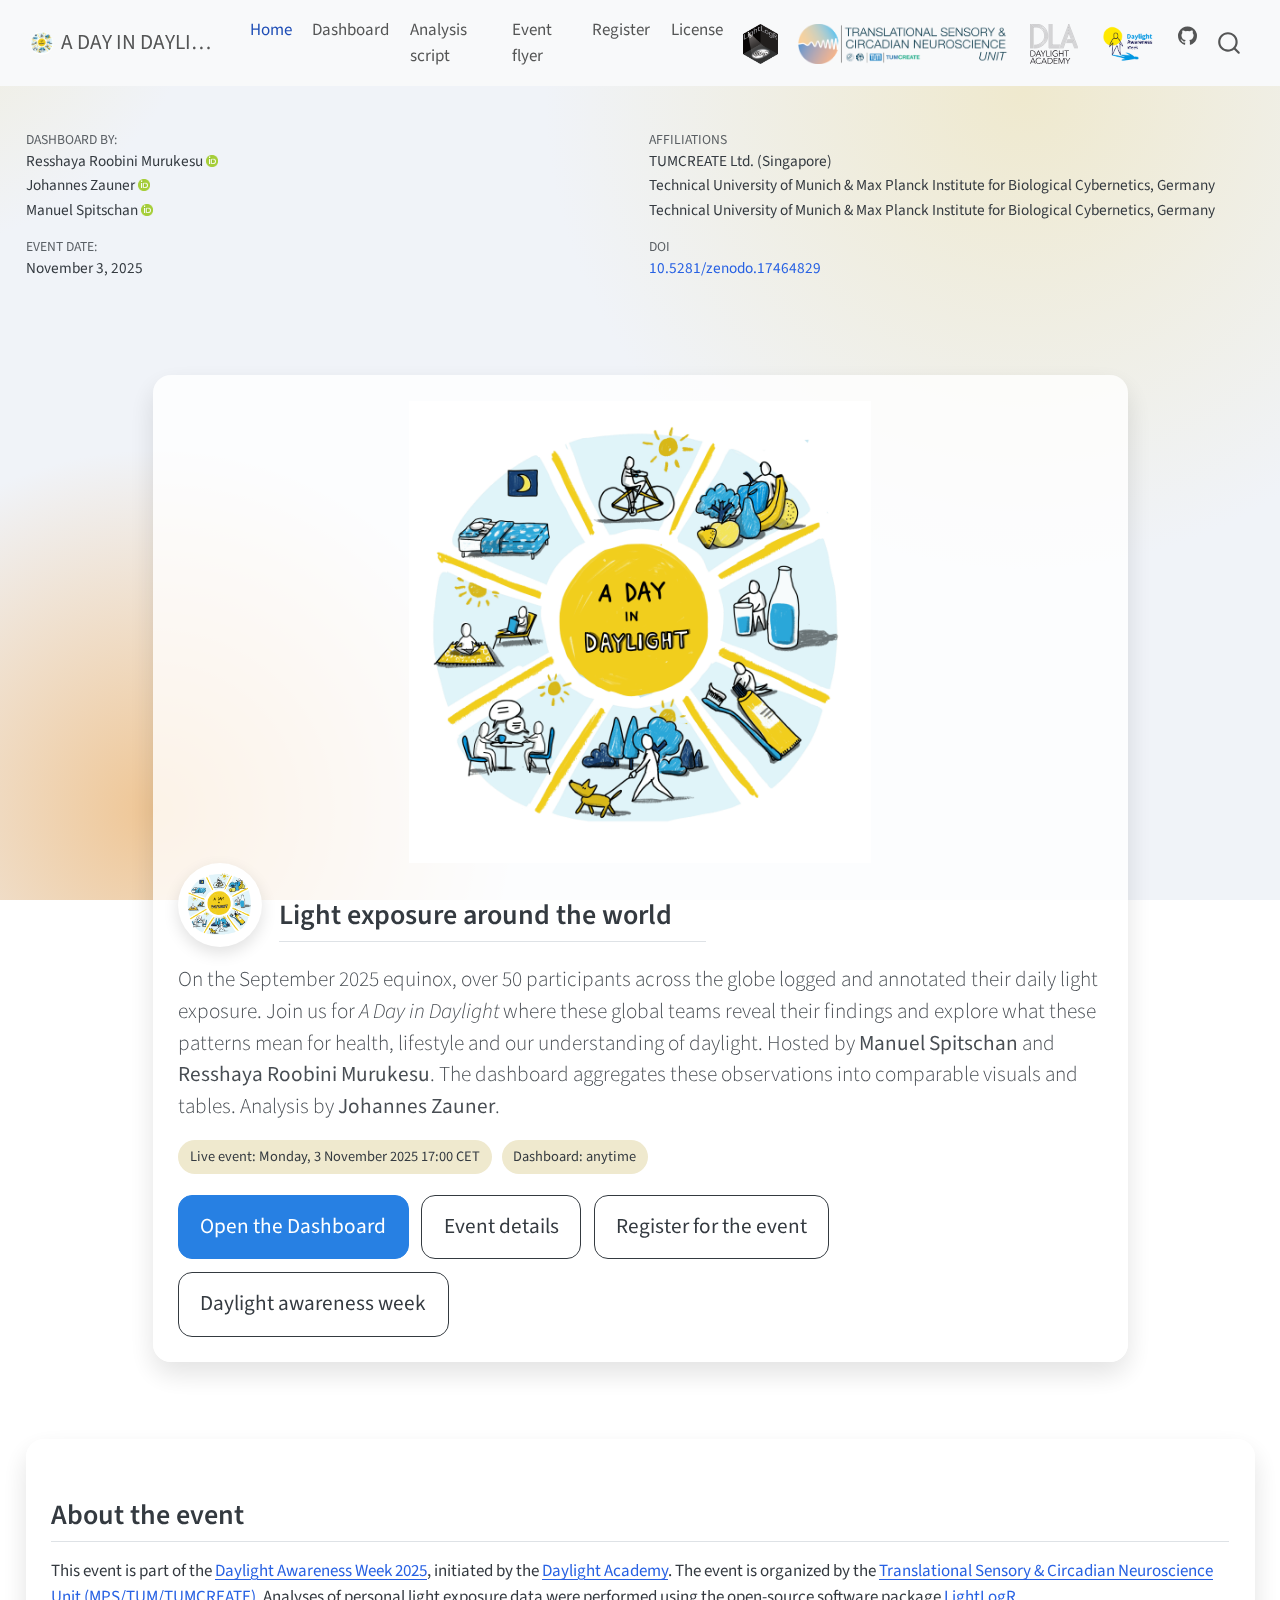
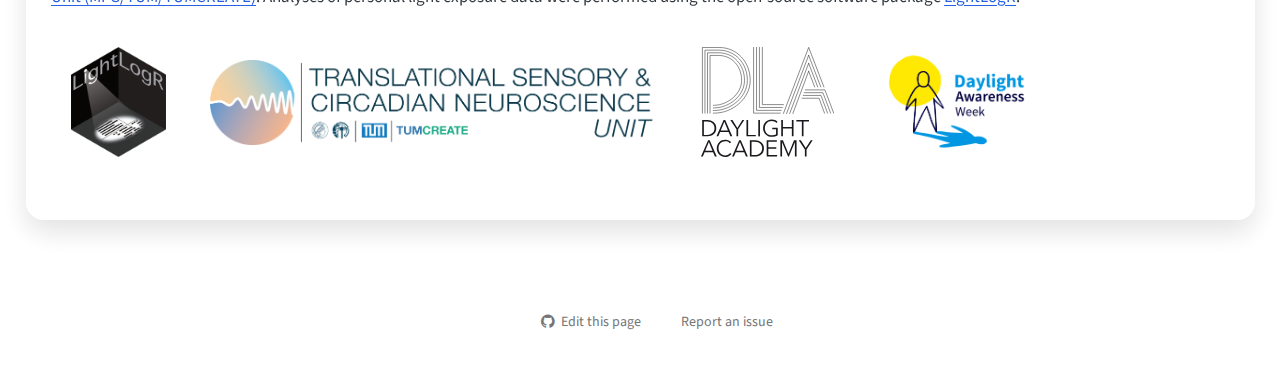
<file: docs/index.html>
<!DOCTYPE html>
<html xmlns="http://www.w3.org/1999/xhtml" lang="en" xml:lang="en"><head>

<meta charset="utf-8">
<meta name="generator" content="quarto-1.6.42">

<meta name="viewport" content="width=device-width, initial-scale=1.0, user-scalable=yes">

<meta name="author" content="Resshaya Roobini Murukesu">
<meta name="author" content="Johannes Zauner">
<meta name="author" content="Manuel Spitschan">
<meta name="dcterms.date" content="2025-11-03">

<title>A DAY IN DAYLIGHT</title>
<style>
code{white-space: pre-wrap;}
span.smallcaps{font-variant: small-caps;}
div.columns{display: flex; gap: min(4vw, 1.5em);}
div.column{flex: auto; overflow-x: auto;}
div.hanging-indent{margin-left: 1.5em; text-indent: -1.5em;}
ul.task-list{list-style: none;}
ul.task-list li input[type="checkbox"] {
  width: 0.8em;
  margin: 0 0.8em 0.2em -1em; /* quarto-specific, see https://github.com/quarto-dev/quarto-cli/issues/4556 */ 
  vertical-align: middle;
}
</style>


<script src="site_libs/quarto-nav/quarto-nav.js"></script>
<script src="site_libs/quarto-nav/headroom.min.js"></script>
<script src="site_libs/clipboard/clipboard.min.js"></script>
<script src="site_libs/quarto-search/autocomplete.umd.js"></script>
<script src="site_libs/quarto-search/fuse.min.js"></script>
<script src="site_libs/quarto-search/quarto-search.js"></script>
<meta name="quarto:offset" content="./">
<link href="./assets/favicon.png" rel="icon" type="image/png">
<script src="site_libs/quarto-html/quarto.js"></script>
<script src="site_libs/quarto-html/popper.min.js"></script>
<script src="site_libs/quarto-html/tippy.umd.min.js"></script>
<script src="site_libs/quarto-html/anchor.min.js"></script>
<link href="site_libs/quarto-html/tippy.css" rel="stylesheet">
<link href="site_libs/quarto-html/quarto-syntax-highlighting-2f5df379a58b258e96c21c0638c20c03.css" rel="stylesheet" id="quarto-text-highlighting-styles">
<script src="site_libs/bootstrap/bootstrap.min.js"></script>
<link href="site_libs/bootstrap/bootstrap-icons.css" rel="stylesheet">
<link href="site_libs/bootstrap/bootstrap-e7c80690603cdaf68a1d372b874b75b9.min.css" rel="stylesheet" append-hash="true" id="quarto-bootstrap" data-mode="light">
<script id="quarto-search-options" type="application/json">{
  "location": "navbar",
  "copy-button": false,
  "collapse-after": 3,
  "panel-placement": "end",
  "type": "overlay",
  "limit": 50,
  "keyboard-shortcut": [
    "f",
    "/",
    "s"
  ],
  "show-item-context": false,
  "language": {
    "search-no-results-text": "No results",
    "search-matching-documents-text": "matching documents",
    "search-copy-link-title": "Copy link to search",
    "search-hide-matches-text": "Hide additional matches",
    "search-more-match-text": "more match in this document",
    "search-more-matches-text": "more matches in this document",
    "search-clear-button-title": "Clear",
    "search-text-placeholder": "",
    "search-detached-cancel-button-title": "Cancel",
    "search-submit-button-title": "Submit",
    "search-label": "Search"
  }
}</script>
<style>html{ scroll-behavior: smooth; }</style>


<meta property="og:title" content="A Day in Daylight — Light Exposure Around the World">
<meta property="og:description" content="A global, equinox‑day capture of human light exposure with interactive results and insights.">
<meta property="og:image" content="assets/20251008_Announcement.png">
<meta property="og:site_name" content="A DAY IN DAYLIGHT">
</head>

<body class="nav-fixed">

<div id="quarto-search-results"></div>
  <header id="quarto-header" class="headroom fixed-top">
    <nav class="navbar navbar-expand-lg " data-bs-theme="dark">
      <div class="navbar-container container-fluid">
      <div class="navbar-brand-container mx-auto">
    <a href="./index.html" class="navbar-brand navbar-brand-logo">
    <img src="./assets/DLA day 1 topic 2026.png" alt="" class="navbar-logo">
    </a>
    <a class="navbar-brand" href="./index.html">
    <span class="navbar-title">A DAY IN DAYLIGHT</span>
    </a>
  </div>
            <div id="quarto-search" class="" title="Search"></div>
          <button class="navbar-toggler" type="button" data-bs-toggle="collapse" data-bs-target="#navbarCollapse" aria-controls="navbarCollapse" role="menu" aria-expanded="false" aria-label="Toggle navigation" onclick="if (window.quartoToggleHeadroom) { window.quartoToggleHeadroom(); }">
  <span class="navbar-toggler-icon"></span>
</button>
          <div class="collapse navbar-collapse" id="navbarCollapse">
            <ul class="navbar-nav navbar-nav-scroll me-auto">
  <li class="nav-item">
    <a class="nav-link active" href="./index.html" aria-current="page"> 
<span class="menu-text">Home</span></a>
  </li>  
  <li class="nav-item">
    <a class="nav-link" href="./Dashboard.html"> 
<span class="menu-text">Dashboard</span></a>
  </li>  
  <li class="nav-item">
    <a class="nav-link" href="./Analysis.html"> 
<span class="menu-text">Analysis script</span></a>
  </li>  
  <li class="nav-item">
    <a class="nav-link" href="./assets/A day in daylight.pdf" target="_blank"> 
<span class="menu-text">Event flyer</span></a>
  </li>  
  <li class="nav-item">
    <a class="nav-link" href="https://tum-conf.zoom.us/webinar/register/WN_5kg36iuNRACb18RXr4sqkA#/registration" target="_blank"> 
<span class="menu-text">Register</span></a>
  </li>  
  <li class="nav-item">
    <a class="nav-link" href="./license.html"> 
<span class="menu-text">License</span></a>
  </li>  
</ul>
            <ul class="navbar-nav navbar-nav-scroll ms-auto">
  <li class="nav-item">
    <a class="nav-link" href="https://tscnlab.github.io/LightLogR/" target="_blank"> 
<span class="menu-text"><img src="assets/logo.png" height="40"></span></a>
  </li>  
  <li class="nav-item">
    <a class="nav-link" href="https://www.tscnlab.org" target="_blank"> 
<span class="menu-text"><img src="assets/logo_with_text-sd.png" height="40"></span></a>
  </li>  
  <li class="nav-item">
    <a class="nav-link" href="https://daylight.academy" target="_blank"> 
<span class="menu-text"><img src="assets/logo.svg" height="40"></span></a>
  </li>  
  <li class="nav-item">
    <a class="nav-link" href="https://daylight.academy/daylight-awareness-week-2025/" target="_blank"> 
<span class="menu-text"><img src="assets/Logo_DLAW.png" height="40"></span></a>
  </li>  
  <li class="nav-item compact">
    <a class="nav-link" href="https://github.com/tscnlab/2025_ADayInDaylight_Data"> <i class="bi bi-github" role="img" aria-label="Quarto GitHub">
</i> 
<span class="menu-text"></span></a>
  </li>  
</ul>
          </div> <!-- /navcollapse -->
            <div class="quarto-navbar-tools">
</div>
      </div> <!-- /container-fluid -->
    </nav>
</header>
<!-- content -->
<div id="quarto-content" class="quarto-container page-columns page-rows-contents page-layout-full page-navbar">
<!-- sidebar -->
<!-- margin-sidebar -->
    
<!-- main -->
<main class="content column-page" id="quarto-document-content">

<header id="title-block-header" class="quarto-title-block default">
<div class="quarto-title">
</div>


<div class="quarto-title-meta-author column-page">
  <div class="quarto-title-meta-heading">Dashboard by:</div>
  <div class="quarto-title-meta-heading">Affiliations</div>
  
    <div class="quarto-title-meta-contents">
    <p class="author">Resshaya Roobini Murukesu <a href="https://orcid.org/0000-0002-0947-5817" class="quarto-title-author-orcid"> <img src="[data-uri]"></a></p>
  </div>
  <div class="quarto-title-meta-contents">
        <p class="affiliation">
            TUMCREATE Ltd.&nbsp;(Singapore)
          </p>
      </div>
    <div class="quarto-title-meta-contents">
    <p class="author">Johannes Zauner <a href="https://orcid.org/0000-0003-2171-4566" class="quarto-title-author-orcid"> <img src="[data-uri]"></a></p>
  </div>
  <div class="quarto-title-meta-contents">
        <p class="affiliation">
            Technical University of Munich &amp; Max Planck Institute for Biological Cybernetics, Germany
          </p>
      </div>
    <div class="quarto-title-meta-contents">
    <p class="author">Manuel Spitschan <a href="https://orcid.org/0000-0002-8572-9268" class="quarto-title-author-orcid"> <img src="[data-uri]"></a></p>
  </div>
  <div class="quarto-title-meta-contents">
        <p class="affiliation">
            Technical University of Munich &amp; Max Planck Institute for Biological Cybernetics, Germany
          </p>
      </div>
  </div>

<div class="quarto-title-meta column-page">

      
    <div>
    <div class="quarto-title-meta-heading">Event date:</div>
    <div class="quarto-title-meta-contents">
      <p class="date">November 3, 2025</p>
    </div>
  </div>
  
    
    <div>
    <div class="quarto-title-meta-heading">Doi</div>
    <div class="quarto-title-meta-contents">
      <p class="doi">
        <a href="https://doi.org/10.5281/zenodo.17464829">10.5281/zenodo.17464829</a>
      </p>
    </div>
  </div>
  </div>
  


</header>


<style>
  /* Fixed, non‑scrolling backdrop via a pseudo‑element */
  html, body { height: 100%; }
  body { position: relative; z-index: 0; }
  body::before {
    content: "";
    position: fixed;   /* stays put while content scrolls */
    inset: 0;
    z-index: -1;       /* behind all content */
    pointer-events: none;

    /* Flyer-style background */
    background:
      radial-gradient(800px 800px at 80% 10%, #EFE9CE, transparent 60%),
      radial-gradient(600px 600px at 12% 90%, #EFC695, transparent 60%),
      radial-gradient(700px 700px at -10% -10%, #EFE9CE, transparent 50%),
      #F0F3F8;
    background-repeat: no-repeat;
    background-size: cover;   /* scale to cover viewport */
    background-position: center;
  }
  .hero {
    position: relative; padding: 4.5rem 0 3rem; margin-bottom: 1.5rem;
  }
  .hero .wrap { max-width: 975px; margin: 0 auto; }
  .hero h1 { font-weight: 800; letter-spacing: .3px; margin-bottom: .5rem; }
  .hero p.lead { font-size: 1.25rem; opacity: .9; }
  .hero-card { background: rgba(255,255,255,.78); border-radius: 18px; box-shadow: 0 12px 28px rgba(0,0,0,.12); padding: 1.5rem; backdrop-filter: blur(6px); }
  .cta { display: inline-flex; gap: .75rem; flex-wrap: wrap; }
  .cta .btn-lg { padding: .9rem 1.25rem; border-radius: 14px; }
  .logo-circle { width: 84px; height: 84px; border-radius: 999px; background: #fff; box-shadow: 0 6px 16px rgba(0,0,0,.12); display:flex; align-items:center; justify-content:center; }
  .logo-circle img { max-width: 72px; max-height: 72px; }
  .tile { background: #fff; border-radius: 16px; box-shadow: 0 10px 24px rgba(0,0,0,.08); padding: 1.25rem; height: 100%; }
  .pill { display:inline-block; padding:.35rem .7rem; border-radius:999px; background: #EFE9CE; margin-right:.4rem; font-size:.85rem; }
  .kpi { font-weight: 700; font-size: 1.75rem; }
  .footer-note { text-align:center; opacity:.65; font-size:.95rem; padding: 1.25rem 0 2.5rem; }
</style>

<section class="hero">
  <div class="wrap">
    <div class="row g-4 align-items-center">
      <div class="col-lg-7">
        <div class="hero-card">
          <center><img src="assets/day_in_daylight.gif" width="50%"></center>
          <div class="d-flex align-items-center gap-3 mb-3">
            <div class="logo-circle">
              <img src="assets/DLA day 1 topic 2026.png" alt="A Day in Daylight logo">
              <br><br>
            </div>
            <div>
              <h2 class="mb-1 anchored">Light exposure around the world</h2>
            </div>
          </div>
          <p class="lead mb-3">On the September 2025 equinox, over 50 participants across the globe logged and annotated their daily light exposure. Join us for <i>A Day in Daylight</i> where these global teams reveal their findings and explore what these patterns mean for health, lifestyle and our understanding of daylight. Hosted by <strong>Manuel Spitschan</strong> and <strong>Resshaya Roobini Murukesu</strong>. The dashboard aggregates these observations into comparable visuals and tables. Analysis by <strong>Johannes Zauner</strong>.</p>
          <p class="mb-1"><span class="pill">Live event: Monday, 3 November 2025 17:00 CET</span> <span class="pill">Dashboard: anytime</span></p>
          <div class="cta mt-3">
            <a class="btn btn-primary btn-lg" href="Dashboard.html">Open the Dashboard</a>
            <a class="btn btn-outline-secondary btn-lg" href="https://www.hs.mh.tum.de/en/mh/news-en/article/a-day-in-daylight-globale-daten-zum-einfluss-von-tageslicht-auf-gesundheit-und-lebensweise/">Event details</a>
            <a class="btn btn-outline-secondary btn-lg" href="https://tum-conf.zoom.us/webinar/register/WN_5kg36iuNRACb18RXr4sqkA#/registration">Register for the event</a>
            <a class="btn btn-outline-secondary btn-lg" href="https://daylight.academy/daylight-awareness-week-2025/">Daylight awareness week</a>
          </div>
        </div>
      </div>
    </div>
  </div>
</section>

<section id="about-the-event" class="level2 hero-card">
<h2 class="anchored" data-anchor-id="about-the-event">About the event</h2>
<p>This event is part of the <a href="https://daylight.academy/daylight-awareness-week-2025/">Daylight Awareness Week 2025</a>, initiated by the <a href="https://daylight.academy">Daylight Academy</a>. The event is organized by the <a href="https://www.tscnlab.org">Translational Sensory &amp; Circadian Neuroscience Unit (MPS/TUM/TUMCREATE)</a>. Analyses of personal light exposure data were performed using the open-source software package <a href="https://tscnlab.github.io/LightLogR/">LightLogR</a>.</p>
<p><img src="assets/logo.png" class="pad-fig" height="150"> <img src="assets/logo_with_text-sd.png" class="pad-fig" height="125"> <img src="assets/logo.svg" class="pad-fig" height="150"> <img src="assets/Logo_DLAW.png" class="pad-fig" height="150"></p>
</section>



</main> <!-- /main -->
<script id="quarto-html-after-body" type="application/javascript">
window.document.addEventListener("DOMContentLoaded", function (event) {
  const toggleBodyColorMode = (bsSheetEl) => {
    const mode = bsSheetEl.getAttribute("data-mode");
    const bodyEl = window.document.querySelector("body");
    if (mode === "dark") {
      bodyEl.classList.add("quarto-dark");
      bodyEl.classList.remove("quarto-light");
    } else {
      bodyEl.classList.add("quarto-light");
      bodyEl.classList.remove("quarto-dark");
    }
  }
  const toggleBodyColorPrimary = () => {
    const bsSheetEl = window.document.querySelector("link#quarto-bootstrap");
    if (bsSheetEl) {
      toggleBodyColorMode(bsSheetEl);
    }
  }
  toggleBodyColorPrimary();  
  const icon = "";
  const anchorJS = new window.AnchorJS();
  anchorJS.options = {
    placement: 'right',
    icon: icon
  };
  anchorJS.add('.anchored');
  const isCodeAnnotation = (el) => {
    for (const clz of el.classList) {
      if (clz.startsWith('code-annotation-')) {                     
        return true;
      }
    }
    return false;
  }
  const onCopySuccess = function(e) {
    // button target
    const button = e.trigger;
    // don't keep focus
    button.blur();
    // flash "checked"
    button.classList.add('code-copy-button-checked');
    var currentTitle = button.getAttribute("title");
    button.setAttribute("title", "Copied!");
    let tooltip;
    if (window.bootstrap) {
      button.setAttribute("data-bs-toggle", "tooltip");
      button.setAttribute("data-bs-placement", "left");
      button.setAttribute("data-bs-title", "Copied!");
      tooltip = new bootstrap.Tooltip(button, 
        { trigger: "manual", 
          customClass: "code-copy-button-tooltip",
          offset: [0, -8]});
      tooltip.show();    
    }
    setTimeout(function() {
      if (tooltip) {
        tooltip.hide();
        button.removeAttribute("data-bs-title");
        button.removeAttribute("data-bs-toggle");
        button.removeAttribute("data-bs-placement");
      }
      button.setAttribute("title", currentTitle);
      button.classList.remove('code-copy-button-checked');
    }, 1000);
    // clear code selection
    e.clearSelection();
  }
  const getTextToCopy = function(trigger) {
      const codeEl = trigger.previousElementSibling.cloneNode(true);
      for (const childEl of codeEl.children) {
        if (isCodeAnnotation(childEl)) {
          childEl.remove();
        }
      }
      return codeEl.innerText;
  }
  const clipboard = new window.ClipboardJS('.code-copy-button:not([data-in-quarto-modal])', {
    text: getTextToCopy
  });
  clipboard.on('success', onCopySuccess);
  if (window.document.getElementById('quarto-embedded-source-code-modal')) {
    const clipboardModal = new window.ClipboardJS('.code-copy-button[data-in-quarto-modal]', {
      text: getTextToCopy,
      container: window.document.getElementById('quarto-embedded-source-code-modal')
    });
    clipboardModal.on('success', onCopySuccess);
  }
    var localhostRegex = new RegExp(/^(?:http|https):\/\/localhost\:?[0-9]*\//);
    var mailtoRegex = new RegExp(/^mailto:/);
      var filterRegex = new RegExp('/' + window.location.host + '/');
    var isInternal = (href) => {
        return filterRegex.test(href) || localhostRegex.test(href) || mailtoRegex.test(href);
    }
    // Inspect non-navigation links and adorn them if external
 	var links = window.document.querySelectorAll('a[href]:not(.nav-link):not(.navbar-brand):not(.toc-action):not(.sidebar-link):not(.sidebar-item-toggle):not(.pagination-link):not(.no-external):not([aria-hidden]):not(.dropdown-item):not(.quarto-navigation-tool):not(.about-link)');
    for (var i=0; i<links.length; i++) {
      const link = links[i];
      if (!isInternal(link.href)) {
        // undo the damage that might have been done by quarto-nav.js in the case of
        // links that we want to consider external
        if (link.dataset.originalHref !== undefined) {
          link.href = link.dataset.originalHref;
        }
      }
    }
  function tippyHover(el, contentFn, onTriggerFn, onUntriggerFn) {
    const config = {
      allowHTML: true,
      maxWidth: 500,
      delay: 100,
      arrow: false,
      appendTo: function(el) {
          return el.parentElement;
      },
      interactive: true,
      interactiveBorder: 10,
      theme: 'quarto',
      placement: 'bottom-start',
    };
    if (contentFn) {
      config.content = contentFn;
    }
    if (onTriggerFn) {
      config.onTrigger = onTriggerFn;
    }
    if (onUntriggerFn) {
      config.onUntrigger = onUntriggerFn;
    }
    window.tippy(el, config); 
  }
  const noterefs = window.document.querySelectorAll('a[role="doc-noteref"]');
  for (var i=0; i<noterefs.length; i++) {
    const ref = noterefs[i];
    tippyHover(ref, function() {
      // use id or data attribute instead here
      let href = ref.getAttribute('data-footnote-href') || ref.getAttribute('href');
      try { href = new URL(href).hash; } catch {}
      const id = href.replace(/^#\/?/, "");
      const note = window.document.getElementById(id);
      if (note) {
        return note.innerHTML;
      } else {
        return "";
      }
    });
  }
  const xrefs = window.document.querySelectorAll('a.quarto-xref');
  const processXRef = (id, note) => {
    // Strip column container classes
    const stripColumnClz = (el) => {
      el.classList.remove("page-full", "page-columns");
      if (el.children) {
        for (const child of el.children) {
          stripColumnClz(child);
        }
      }
    }
    stripColumnClz(note)
    if (id === null || id.startsWith('sec-')) {
      // Special case sections, only their first couple elements
      const container = document.createElement("div");
      if (note.children && note.children.length > 2) {
        container.appendChild(note.children[0].cloneNode(true));
        for (let i = 1; i < note.children.length; i++) {
          const child = note.children[i];
          if (child.tagName === "P" && child.innerText === "") {
            continue;
          } else {
            container.appendChild(child.cloneNode(true));
            break;
          }
        }
        if (window.Quarto?.typesetMath) {
          window.Quarto.typesetMath(container);
        }
        return container.innerHTML
      } else {
        if (window.Quarto?.typesetMath) {
          window.Quarto.typesetMath(note);
        }
        return note.innerHTML;
      }
    } else {
      // Remove any anchor links if they are present
      const anchorLink = note.querySelector('a.anchorjs-link');
      if (anchorLink) {
        anchorLink.remove();
      }
      if (window.Quarto?.typesetMath) {
        window.Quarto.typesetMath(note);
      }
      if (note.classList.contains("callout")) {
        return note.outerHTML;
      } else {
        return note.innerHTML;
      }
    }
  }
  for (var i=0; i<xrefs.length; i++) {
    const xref = xrefs[i];
    tippyHover(xref, undefined, function(instance) {
      instance.disable();
      let url = xref.getAttribute('href');
      let hash = undefined; 
      if (url.startsWith('#')) {
        hash = url;
      } else {
        try { hash = new URL(url).hash; } catch {}
      }
      if (hash) {
        const id = hash.replace(/^#\/?/, "");
        const note = window.document.getElementById(id);
        if (note !== null) {
          try {
            const html = processXRef(id, note.cloneNode(true));
            instance.setContent(html);
          } finally {
            instance.enable();
            instance.show();
          }
        } else {
          // See if we can fetch this
          fetch(url.split('#')[0])
          .then(res => res.text())
          .then(html => {
            const parser = new DOMParser();
            const htmlDoc = parser.parseFromString(html, "text/html");
            const note = htmlDoc.getElementById(id);
            if (note !== null) {
              const html = processXRef(id, note);
              instance.setContent(html);
            } 
          }).finally(() => {
            instance.enable();
            instance.show();
          });
        }
      } else {
        // See if we can fetch a full url (with no hash to target)
        // This is a special case and we should probably do some content thinning / targeting
        fetch(url)
        .then(res => res.text())
        .then(html => {
          const parser = new DOMParser();
          const htmlDoc = parser.parseFromString(html, "text/html");
          const note = htmlDoc.querySelector('main.content');
          if (note !== null) {
            // This should only happen for chapter cross references
            // (since there is no id in the URL)
            // remove the first header
            if (note.children.length > 0 && note.children[0].tagName === "HEADER") {
              note.children[0].remove();
            }
            const html = processXRef(null, note);
            instance.setContent(html);
          } 
        }).finally(() => {
          instance.enable();
          instance.show();
        });
      }
    }, function(instance) {
    });
  }
      let selectedAnnoteEl;
      const selectorForAnnotation = ( cell, annotation) => {
        let cellAttr = 'data-code-cell="' + cell + '"';
        let lineAttr = 'data-code-annotation="' +  annotation + '"';
        const selector = 'span[' + cellAttr + '][' + lineAttr + ']';
        return selector;
      }
      const selectCodeLines = (annoteEl) => {
        const doc = window.document;
        const targetCell = annoteEl.getAttribute("data-target-cell");
        const targetAnnotation = annoteEl.getAttribute("data-target-annotation");
        const annoteSpan = window.document.querySelector(selectorForAnnotation(targetCell, targetAnnotation));
        const lines = annoteSpan.getAttribute("data-code-lines").split(",");
        const lineIds = lines.map((line) => {
          return targetCell + "-" + line;
        })
        let top = null;
        let height = null;
        let parent = null;
        if (lineIds.length > 0) {
            //compute the position of the single el (top and bottom and make a div)
            const el = window.document.getElementById(lineIds[0]);
            top = el.offsetTop;
            height = el.offsetHeight;
            parent = el.parentElement.parentElement;
          if (lineIds.length > 1) {
            const lastEl = window.document.getElementById(lineIds[lineIds.length - 1]);
            const bottom = lastEl.offsetTop + lastEl.offsetHeight;
            height = bottom - top;
          }
          if (top !== null && height !== null && parent !== null) {
            // cook up a div (if necessary) and position it 
            let div = window.document.getElementById("code-annotation-line-highlight");
            if (div === null) {
              div = window.document.createElement("div");
              div.setAttribute("id", "code-annotation-line-highlight");
              div.style.position = 'absolute';
              parent.appendChild(div);
            }
            div.style.top = top - 2 + "px";
            div.style.height = height + 4 + "px";
            div.style.left = 0;
            let gutterDiv = window.document.getElementById("code-annotation-line-highlight-gutter");
            if (gutterDiv === null) {
              gutterDiv = window.document.createElement("div");
              gutterDiv.setAttribute("id", "code-annotation-line-highlight-gutter");
              gutterDiv.style.position = 'absolute';
              const codeCell = window.document.getElementById(targetCell);
              const gutter = codeCell.querySelector('.code-annotation-gutter');
              gutter.appendChild(gutterDiv);
            }
            gutterDiv.style.top = top - 2 + "px";
            gutterDiv.style.height = height + 4 + "px";
          }
          selectedAnnoteEl = annoteEl;
        }
      };
      const unselectCodeLines = () => {
        const elementsIds = ["code-annotation-line-highlight", "code-annotation-line-highlight-gutter"];
        elementsIds.forEach((elId) => {
          const div = window.document.getElementById(elId);
          if (div) {
            div.remove();
          }
        });
        selectedAnnoteEl = undefined;
      };
        // Handle positioning of the toggle
    window.addEventListener(
      "resize",
      throttle(() => {
        elRect = undefined;
        if (selectedAnnoteEl) {
          selectCodeLines(selectedAnnoteEl);
        }
      }, 10)
    );
    function throttle(fn, ms) {
    let throttle = false;
    let timer;
      return (...args) => {
        if(!throttle) { // first call gets through
            fn.apply(this, args);
            throttle = true;
        } else { // all the others get throttled
            if(timer) clearTimeout(timer); // cancel #2
            timer = setTimeout(() => {
              fn.apply(this, args);
              timer = throttle = false;
            }, ms);
        }
      };
    }
      // Attach click handler to the DT
      const annoteDls = window.document.querySelectorAll('dt[data-target-cell]');
      for (const annoteDlNode of annoteDls) {
        annoteDlNode.addEventListener('click', (event) => {
          const clickedEl = event.target;
          if (clickedEl !== selectedAnnoteEl) {
            unselectCodeLines();
            const activeEl = window.document.querySelector('dt[data-target-cell].code-annotation-active');
            if (activeEl) {
              activeEl.classList.remove('code-annotation-active');
            }
            selectCodeLines(clickedEl);
            clickedEl.classList.add('code-annotation-active');
          } else {
            // Unselect the line
            unselectCodeLines();
            clickedEl.classList.remove('code-annotation-active');
          }
        });
      }
  const findCites = (el) => {
    const parentEl = el.parentElement;
    if (parentEl) {
      const cites = parentEl.dataset.cites;
      if (cites) {
        return {
          el,
          cites: cites.split(' ')
        };
      } else {
        return findCites(el.parentElement)
      }
    } else {
      return undefined;
    }
  };
  var bibliorefs = window.document.querySelectorAll('a[role="doc-biblioref"]');
  for (var i=0; i<bibliorefs.length; i++) {
    const ref = bibliorefs[i];
    const citeInfo = findCites(ref);
    if (citeInfo) {
      tippyHover(citeInfo.el, function() {
        var popup = window.document.createElement('div');
        citeInfo.cites.forEach(function(cite) {
          var citeDiv = window.document.createElement('div');
          citeDiv.classList.add('hanging-indent');
          citeDiv.classList.add('csl-entry');
          var biblioDiv = window.document.getElementById('ref-' + cite);
          if (biblioDiv) {
            citeDiv.innerHTML = biblioDiv.innerHTML;
          }
          popup.appendChild(citeDiv);
        });
        return popup.innerHTML;
      });
    }
  }
});
</script>
</div> <!-- /content -->




<footer class="footer"><div class="nav-footer"><div class="nav-footer-center"><div class="toc-actions"><ul><li><a href="https://github.com/tscnlab/2025_ADayInDaylight_Data/edit/main/index.qmd" class="toc-action"><i class="bi bi-github"></i>Edit this page</a></li><li><a href="https://github.com/tscnlab/2025_ADayInDaylight_Data/issues" class="toc-action"><i class="bi empty"></i>Report an issue</a></li></ul></div></div></div></footer><script src="site_libs/quarto-html/zenscroll-min.js"></script>
</body></html>
</file>
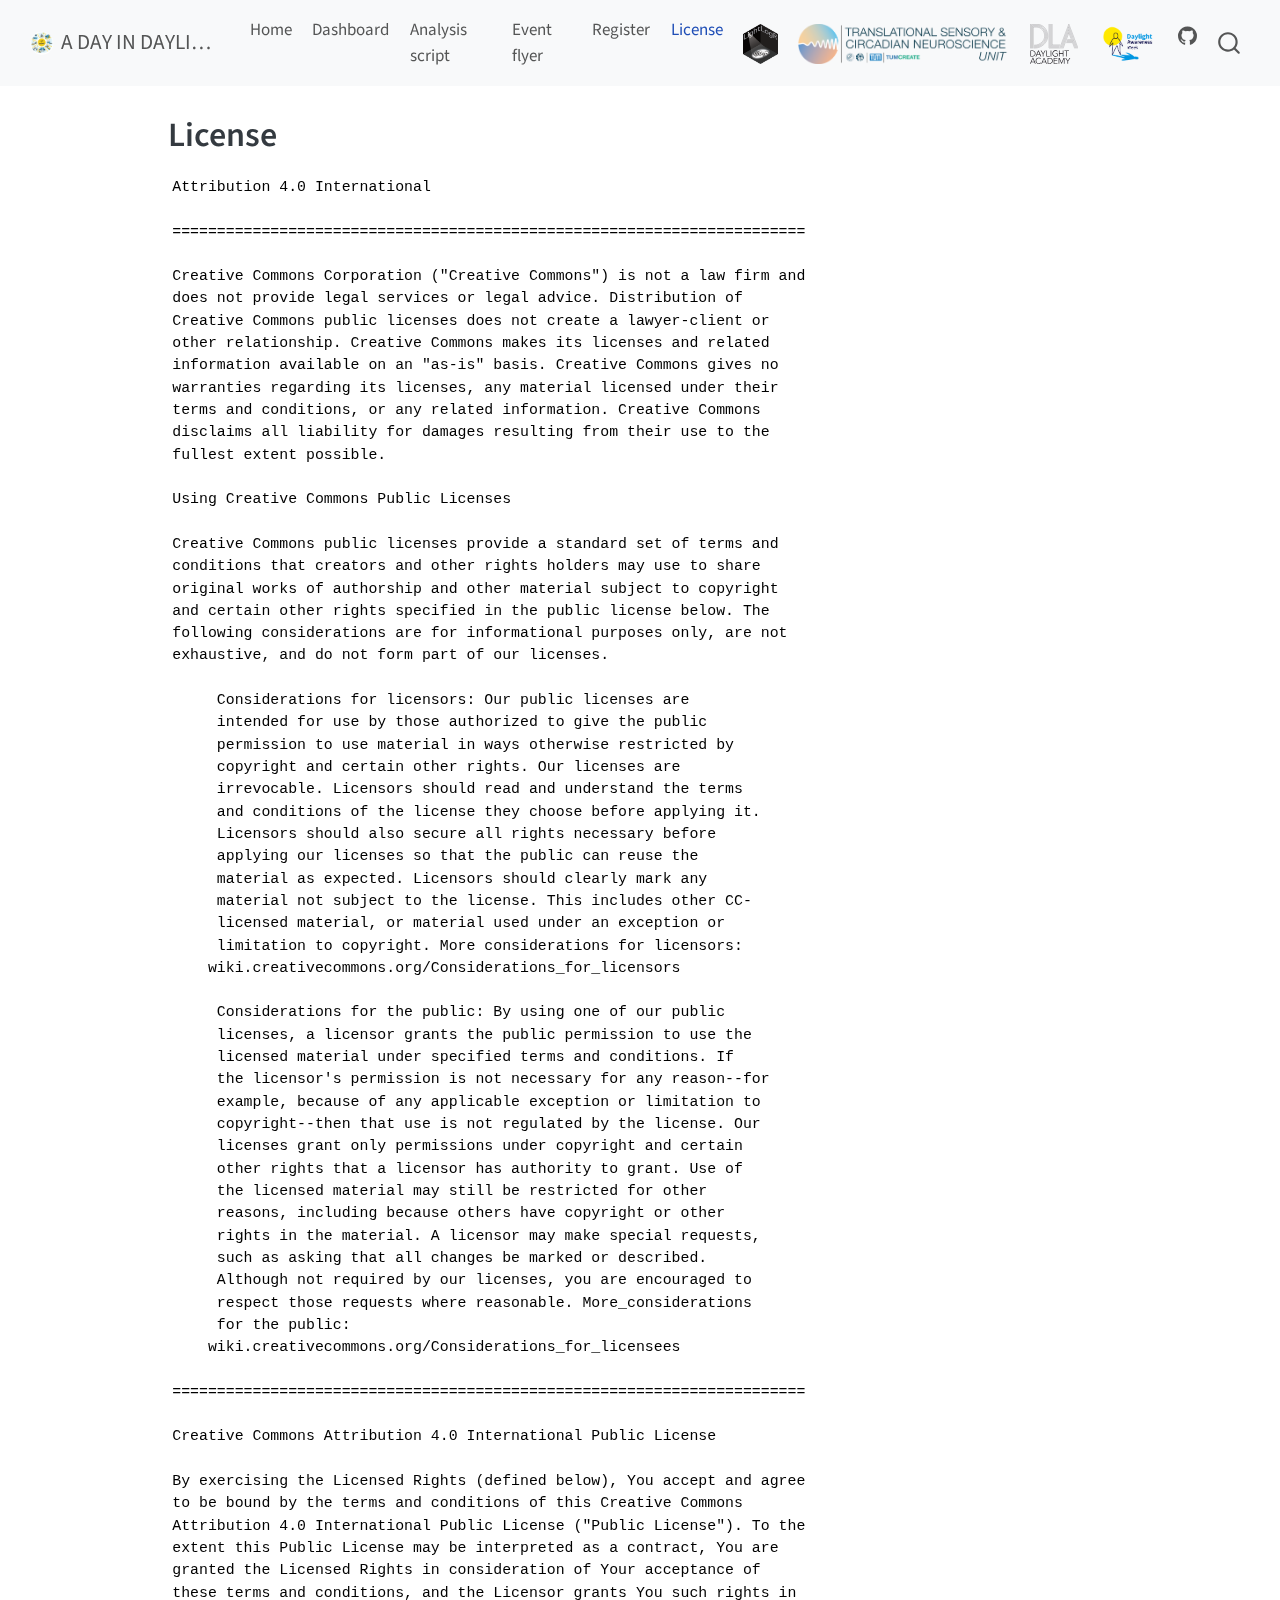
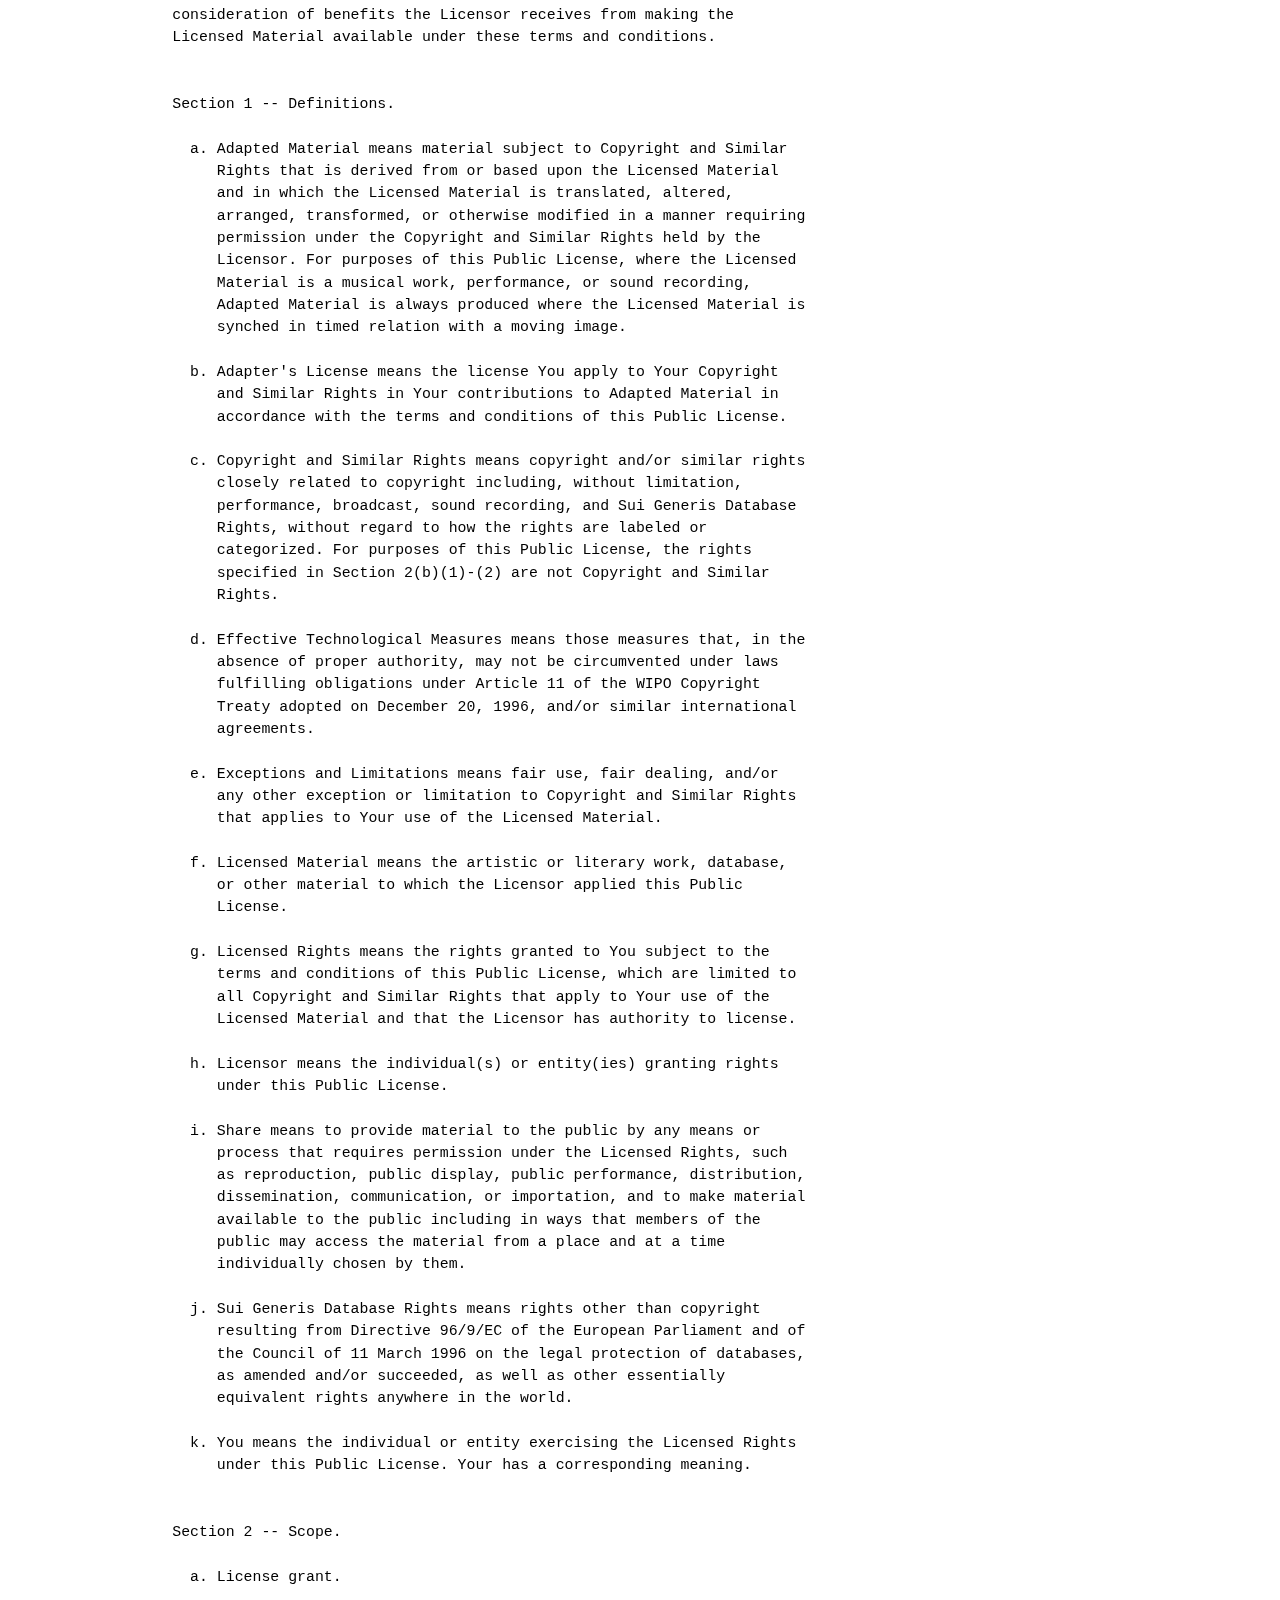
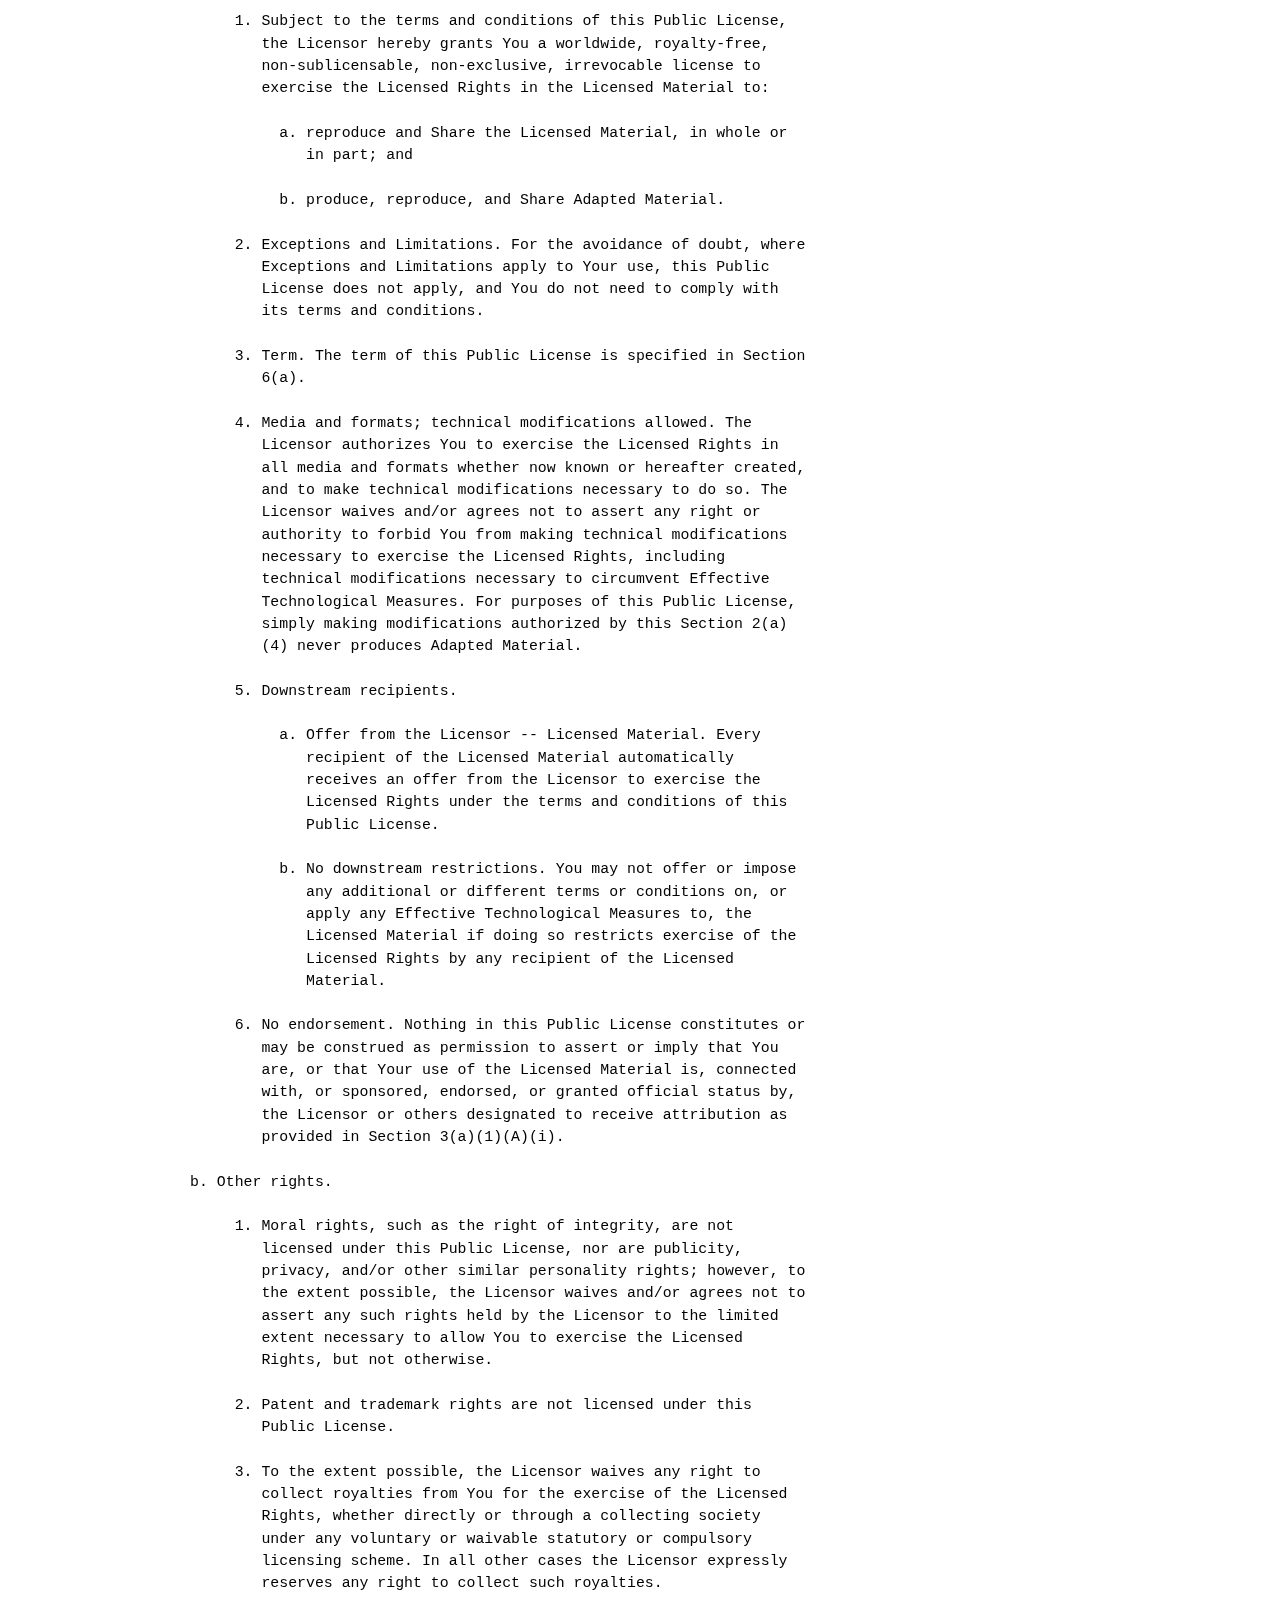
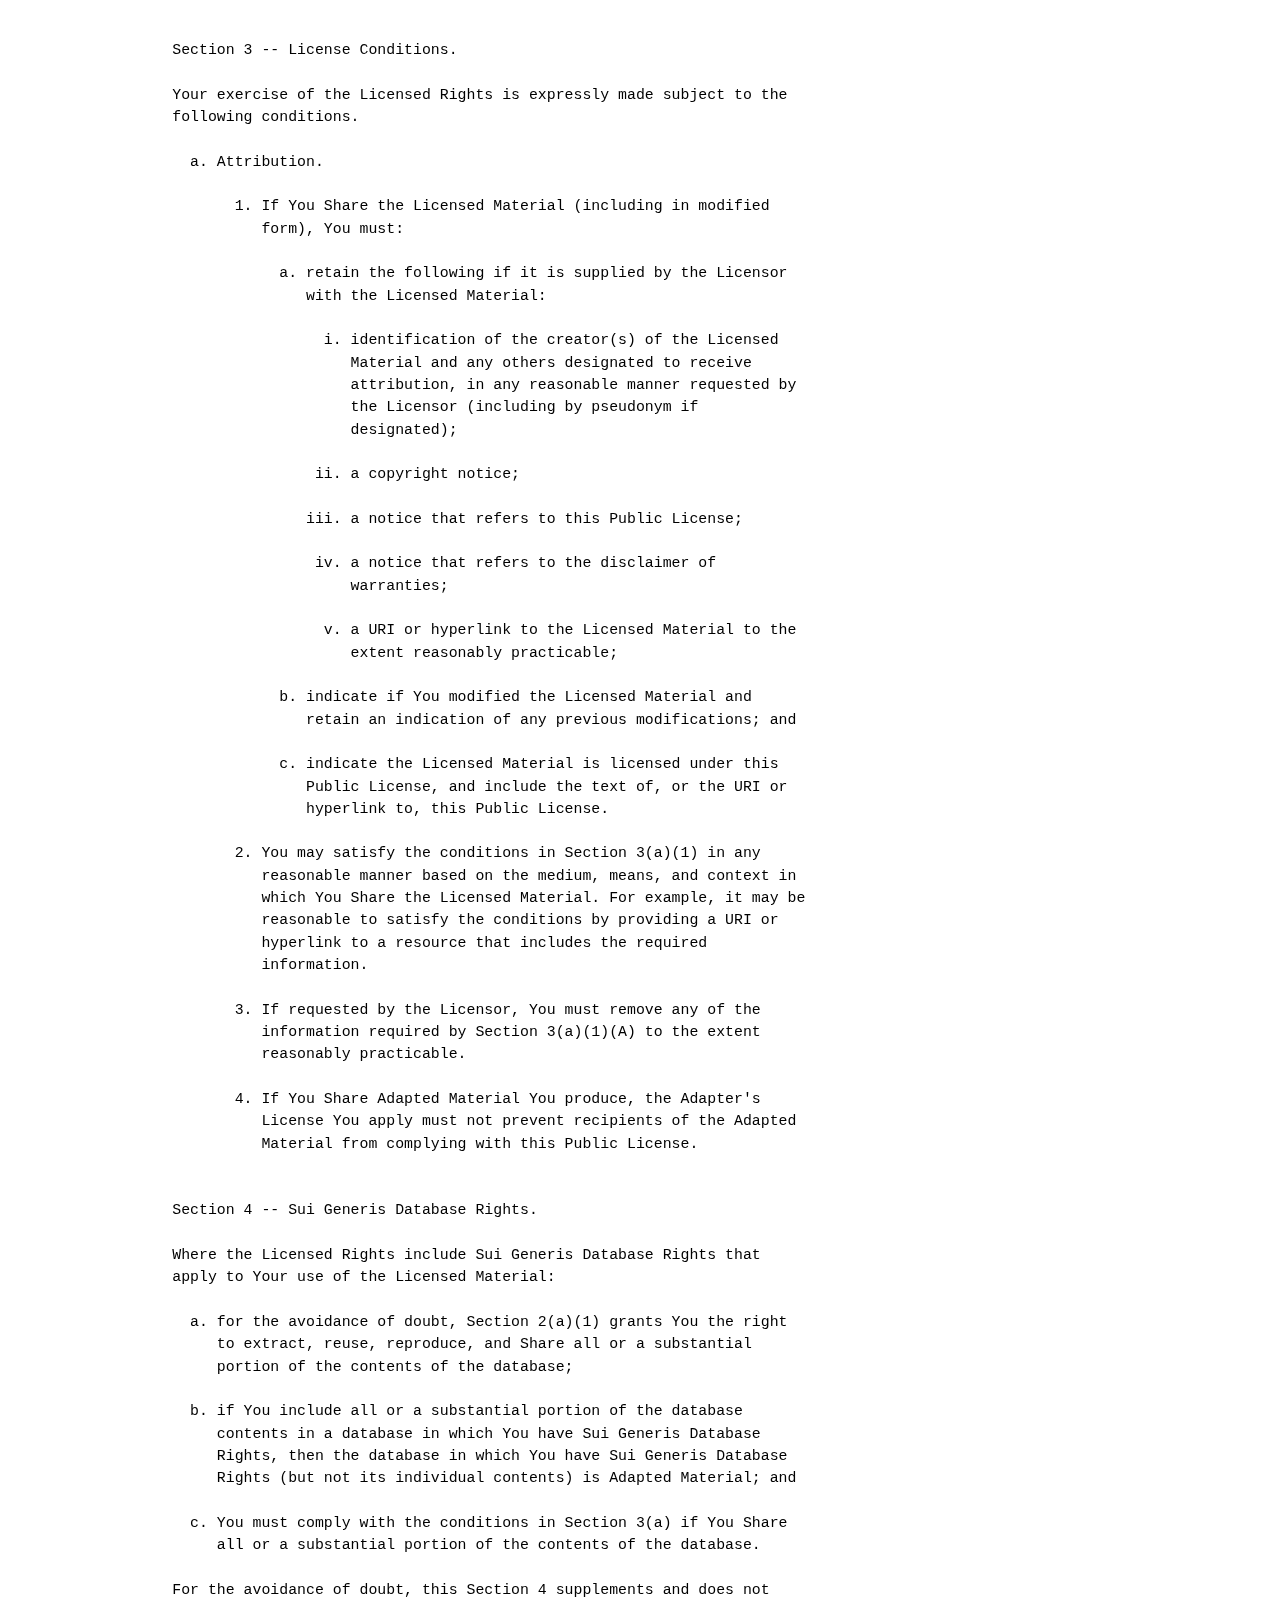
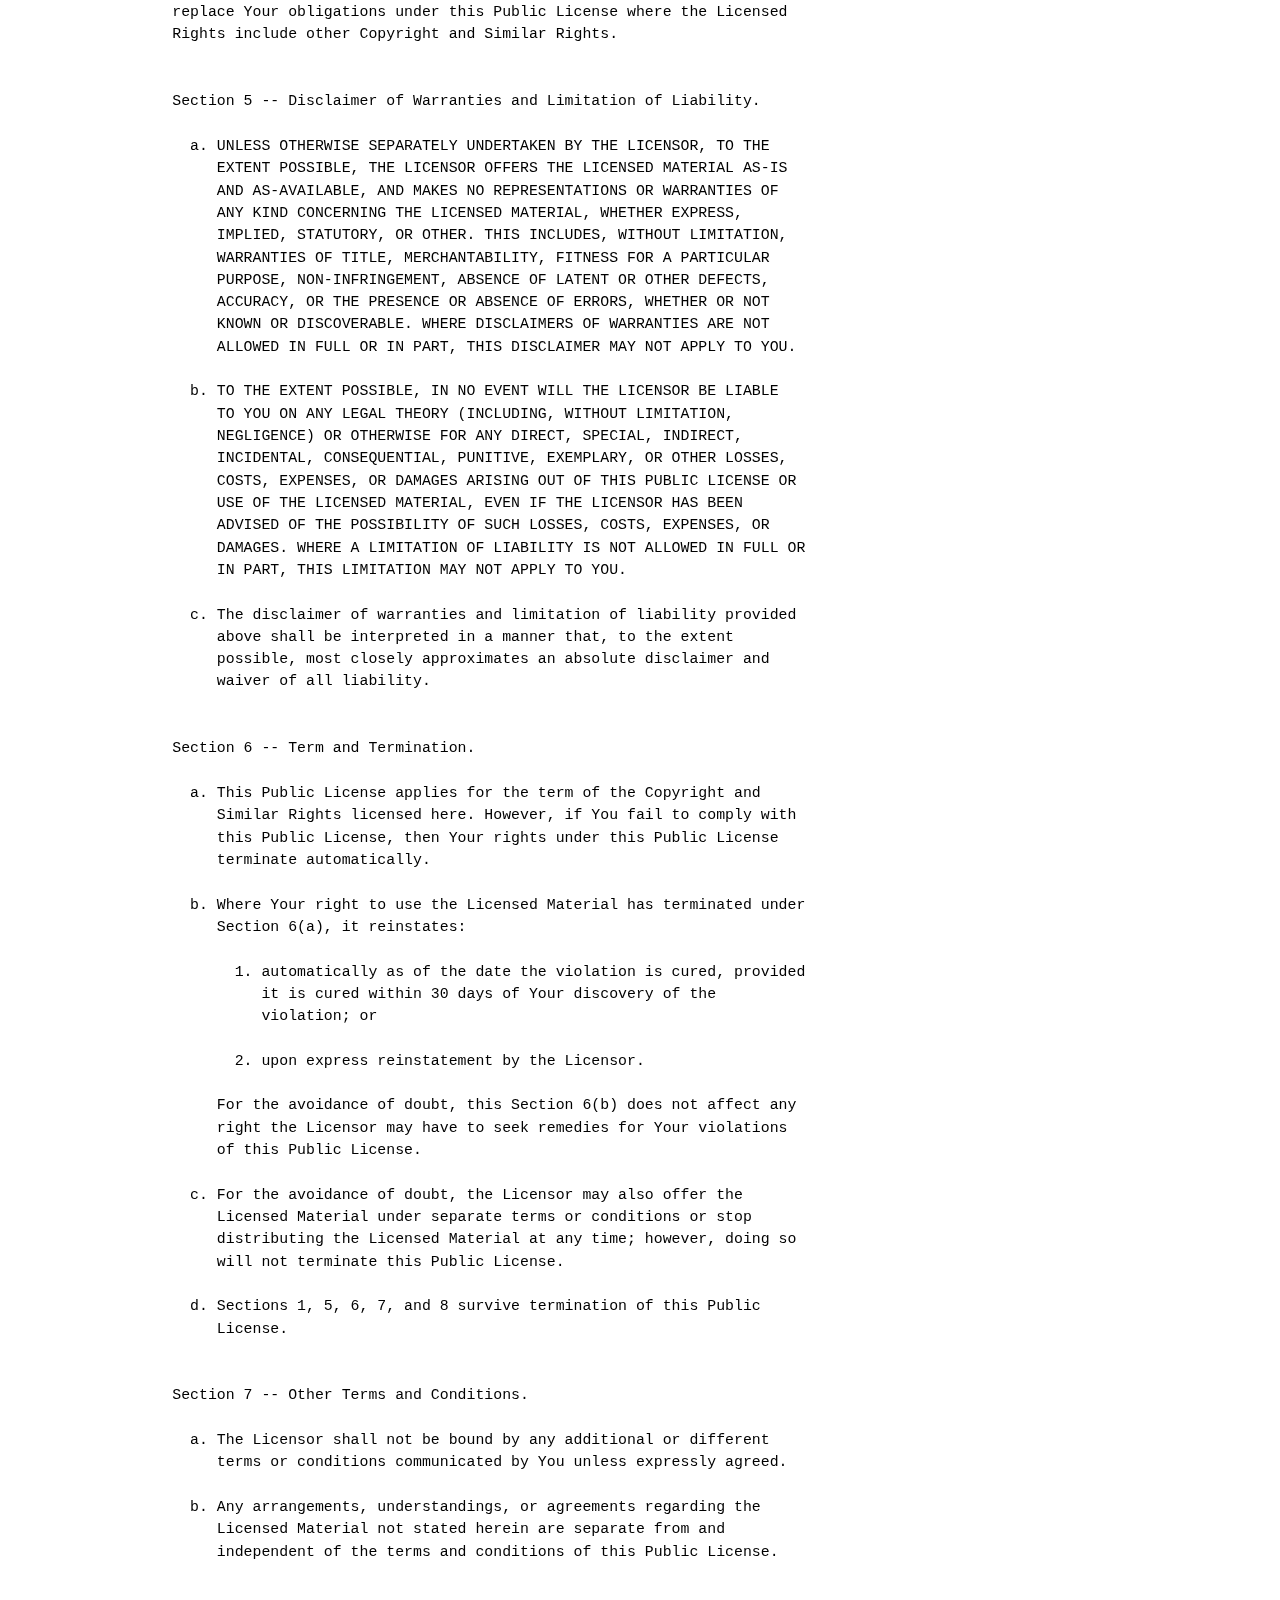
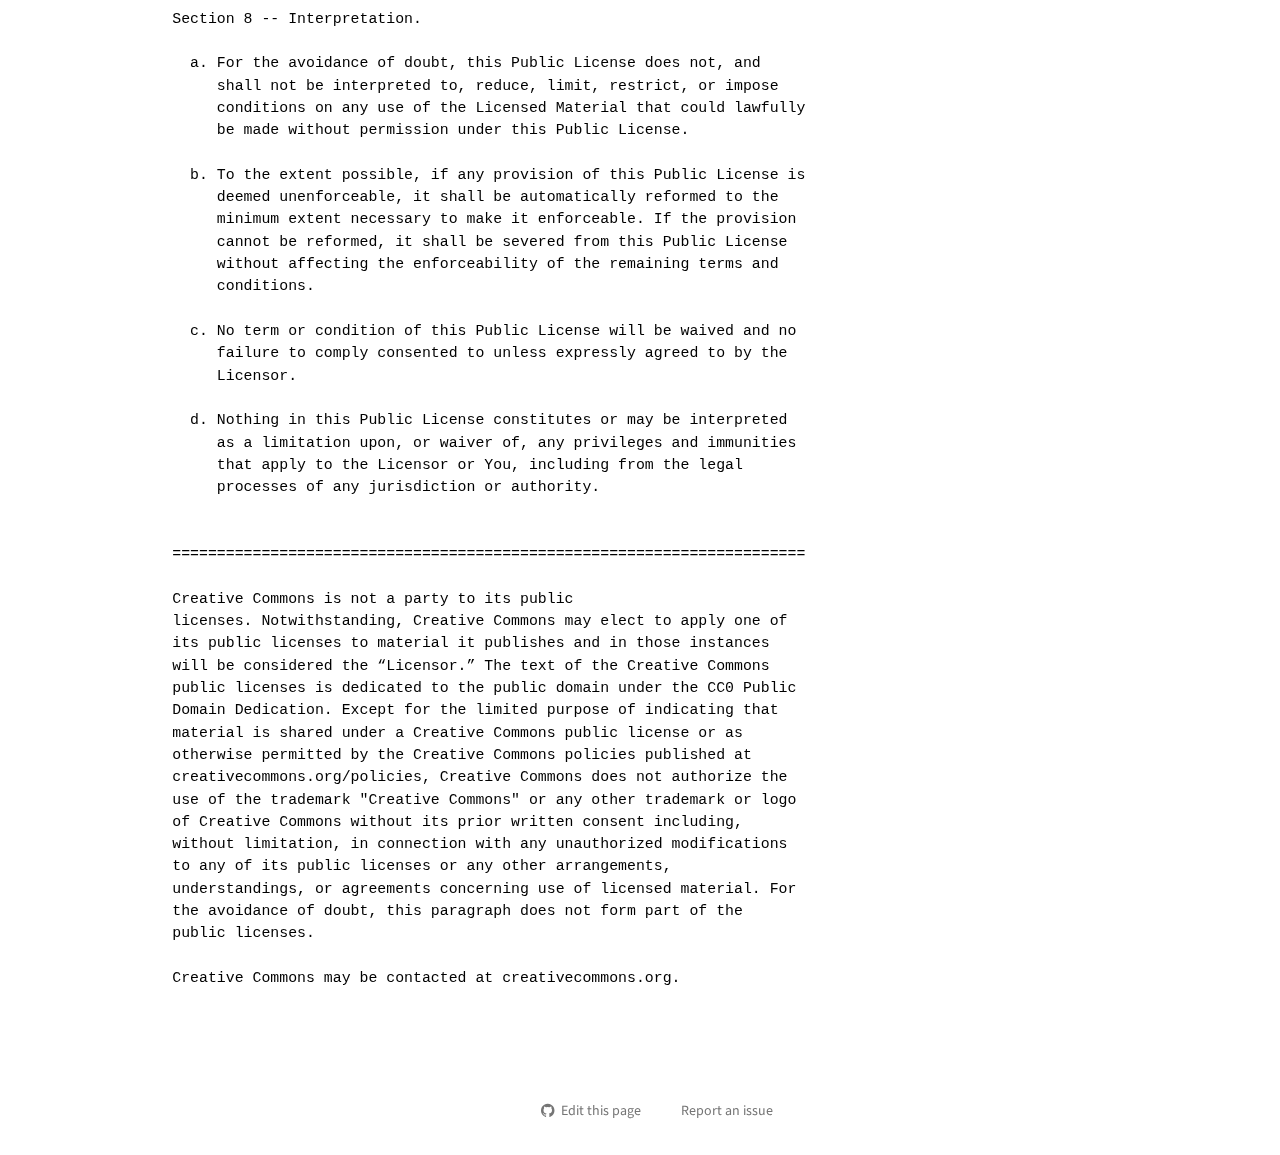
<file: docs/license.html>
<!DOCTYPE html>
<html xmlns="http://www.w3.org/1999/xhtml" lang="en" xml:lang="en"><head>

<meta charset="utf-8">
<meta name="generator" content="quarto-1.6.42">

<meta name="viewport" content="width=device-width, initial-scale=1.0, user-scalable=yes">


<title>License – A DAY IN DAYLIGHT</title>
<style>
code{white-space: pre-wrap;}
span.smallcaps{font-variant: small-caps;}
div.columns{display: flex; gap: min(4vw, 1.5em);}
div.column{flex: auto; overflow-x: auto;}
div.hanging-indent{margin-left: 1.5em; text-indent: -1.5em;}
ul.task-list{list-style: none;}
ul.task-list li input[type="checkbox"] {
  width: 0.8em;
  margin: 0 0.8em 0.2em -1em; /* quarto-specific, see https://github.com/quarto-dev/quarto-cli/issues/4556 */ 
  vertical-align: middle;
}
</style>


<script src="site_libs/quarto-nav/quarto-nav.js"></script>
<script src="site_libs/quarto-nav/headroom.min.js"></script>
<script src="site_libs/clipboard/clipboard.min.js"></script>
<script src="site_libs/quarto-search/autocomplete.umd.js"></script>
<script src="site_libs/quarto-search/fuse.min.js"></script>
<script src="site_libs/quarto-search/quarto-search.js"></script>
<meta name="quarto:offset" content="./">
<link href="./assets/favicon.png" rel="icon" type="image/png">
<script src="site_libs/quarto-html/quarto.js"></script>
<script src="site_libs/quarto-html/popper.min.js"></script>
<script src="site_libs/quarto-html/tippy.umd.min.js"></script>
<script src="site_libs/quarto-html/anchor.min.js"></script>
<link href="site_libs/quarto-html/tippy.css" rel="stylesheet">
<link href="site_libs/quarto-html/quarto-syntax-highlighting-2f5df379a58b258e96c21c0638c20c03.css" rel="stylesheet" id="quarto-text-highlighting-styles">
<script src="site_libs/bootstrap/bootstrap.min.js"></script>
<link href="site_libs/bootstrap/bootstrap-icons.css" rel="stylesheet">
<link href="site_libs/bootstrap/bootstrap-368e6463defe01800fba9965bd5c46d7.min.css" rel="stylesheet" append-hash="true" id="quarto-bootstrap" data-mode="light">
<script id="quarto-search-options" type="application/json">{
  "location": "navbar",
  "copy-button": false,
  "collapse-after": 3,
  "panel-placement": "end",
  "type": "overlay",
  "limit": 50,
  "keyboard-shortcut": [
    "f",
    "/",
    "s"
  ],
  "show-item-context": false,
  "language": {
    "search-no-results-text": "No results",
    "search-matching-documents-text": "matching documents",
    "search-copy-link-title": "Copy link to search",
    "search-hide-matches-text": "Hide additional matches",
    "search-more-match-text": "more match in this document",
    "search-more-matches-text": "more matches in this document",
    "search-clear-button-title": "Clear",
    "search-text-placeholder": "",
    "search-detached-cancel-button-title": "Cancel",
    "search-submit-button-title": "Submit",
    "search-label": "Search"
  }
}</script>


</head>

<body class="nav-fixed">

<div id="quarto-search-results"></div>
  <header id="quarto-header" class="headroom fixed-top">
    <nav class="navbar navbar-expand-lg " data-bs-theme="dark">
      <div class="navbar-container container-fluid">
      <div class="navbar-brand-container mx-auto">
    <a href="./index.html" class="navbar-brand navbar-brand-logo">
    <img src="./assets/DLA day 1 topic 2026.png" alt="" class="navbar-logo">
    </a>
    <a class="navbar-brand" href="./index.html">
    <span class="navbar-title">A DAY IN DAYLIGHT</span>
    </a>
  </div>
            <div id="quarto-search" class="" title="Search"></div>
          <button class="navbar-toggler" type="button" data-bs-toggle="collapse" data-bs-target="#navbarCollapse" aria-controls="navbarCollapse" role="menu" aria-expanded="false" aria-label="Toggle navigation" onclick="if (window.quartoToggleHeadroom) { window.quartoToggleHeadroom(); }">
  <span class="navbar-toggler-icon"></span>
</button>
          <div class="collapse navbar-collapse" id="navbarCollapse">
            <ul class="navbar-nav navbar-nav-scroll me-auto">
  <li class="nav-item">
    <a class="nav-link" href="./index.html"> 
<span class="menu-text">Home</span></a>
  </li>  
  <li class="nav-item">
    <a class="nav-link" href="./Dashboard.html"> 
<span class="menu-text">Dashboard</span></a>
  </li>  
  <li class="nav-item">
    <a class="nav-link" href="./Analysis.html"> 
<span class="menu-text">Analysis script</span></a>
  </li>  
  <li class="nav-item">
    <a class="nav-link" href="./assets/A day in daylight.pdf" target="_blank"> 
<span class="menu-text">Event flyer</span></a>
  </li>  
  <li class="nav-item">
    <a class="nav-link" href="https://tum-conf.zoom.us/webinar/register/WN_5kg36iuNRACb18RXr4sqkA#/registration" target="_blank"> 
<span class="menu-text">Register</span></a>
  </li>  
  <li class="nav-item">
    <a class="nav-link active" href="./license.html" aria-current="page"> 
<span class="menu-text">License</span></a>
  </li>  
</ul>
            <ul class="navbar-nav navbar-nav-scroll ms-auto">
  <li class="nav-item">
    <a class="nav-link" href="https://tscnlab.github.io/LightLogR/" target="_blank"> 
<span class="menu-text"><img src="assets/logo.png" height="40"></span></a>
  </li>  
  <li class="nav-item">
    <a class="nav-link" href="https://www.tscnlab.org" target="_blank"> 
<span class="menu-text"><img src="assets/logo_with_text-sd.png" height="40"></span></a>
  </li>  
  <li class="nav-item">
    <a class="nav-link" href="https://daylight.academy" target="_blank"> 
<span class="menu-text"><img src="assets/logo.svg" height="40"></span></a>
  </li>  
  <li class="nav-item">
    <a class="nav-link" href="https://daylight.academy/daylight-awareness-week-2025/" target="_blank"> 
<span class="menu-text"><img src="assets/Logo_DLAW.png" height="40"></span></a>
  </li>  
  <li class="nav-item compact">
    <a class="nav-link" href="https://github.com/tscnlab/2025_ADayInDaylight_Data"> <i class="bi bi-github" role="img" aria-label="Quarto GitHub">
</i> 
<span class="menu-text"></span></a>
  </li>  
</ul>
          </div> <!-- /navcollapse -->
            <div class="quarto-navbar-tools">
</div>
      </div> <!-- /container-fluid -->
    </nav>
</header>
<!-- content -->
<div id="quarto-content" class="quarto-container page-columns page-rows-contents page-layout-article page-navbar">
<!-- sidebar -->
<!-- margin-sidebar -->
    <div id="quarto-margin-sidebar" class="sidebar margin-sidebar zindex-bottom">
        
    </div>
<!-- main -->
<main class="content" id="quarto-document-content">

<header id="title-block-header" class="quarto-title-block default">
<div class="quarto-title">
<h1 class="title">License</h1>
</div>



<div class="quarto-title-meta">

    
  
    
  </div>
  


</header>


<pre><code>Attribution 4.0 International

=======================================================================

Creative Commons Corporation ("Creative Commons") is not a law firm and
does not provide legal services or legal advice. Distribution of
Creative Commons public licenses does not create a lawyer-client or
other relationship. Creative Commons makes its licenses and related
information available on an "as-is" basis. Creative Commons gives no
warranties regarding its licenses, any material licensed under their
terms and conditions, or any related information. Creative Commons
disclaims all liability for damages resulting from their use to the
fullest extent possible.

Using Creative Commons Public Licenses

Creative Commons public licenses provide a standard set of terms and
conditions that creators and other rights holders may use to share
original works of authorship and other material subject to copyright
and certain other rights specified in the public license below. The
following considerations are for informational purposes only, are not
exhaustive, and do not form part of our licenses.

     Considerations for licensors: Our public licenses are
     intended for use by those authorized to give the public
     permission to use material in ways otherwise restricted by
     copyright and certain other rights. Our licenses are
     irrevocable. Licensors should read and understand the terms
     and conditions of the license they choose before applying it.
     Licensors should also secure all rights necessary before
     applying our licenses so that the public can reuse the
     material as expected. Licensors should clearly mark any
     material not subject to the license. This includes other CC-
     licensed material, or material used under an exception or
     limitation to copyright. More considerations for licensors:
    wiki.creativecommons.org/Considerations_for_licensors

     Considerations for the public: By using one of our public
     licenses, a licensor grants the public permission to use the
     licensed material under specified terms and conditions. If
     the licensor's permission is not necessary for any reason--for
     example, because of any applicable exception or limitation to
     copyright--then that use is not regulated by the license. Our
     licenses grant only permissions under copyright and certain
     other rights that a licensor has authority to grant. Use of
     the licensed material may still be restricted for other
     reasons, including because others have copyright or other
     rights in the material. A licensor may make special requests,
     such as asking that all changes be marked or described.
     Although not required by our licenses, you are encouraged to
     respect those requests where reasonable. More_considerations
     for the public:
    wiki.creativecommons.org/Considerations_for_licensees

=======================================================================

Creative Commons Attribution 4.0 International Public License

By exercising the Licensed Rights (defined below), You accept and agree
to be bound by the terms and conditions of this Creative Commons
Attribution 4.0 International Public License ("Public License"). To the
extent this Public License may be interpreted as a contract, You are
granted the Licensed Rights in consideration of Your acceptance of
these terms and conditions, and the Licensor grants You such rights in
consideration of benefits the Licensor receives from making the
Licensed Material available under these terms and conditions.


Section 1 -- Definitions.

  a. Adapted Material means material subject to Copyright and Similar
     Rights that is derived from or based upon the Licensed Material
     and in which the Licensed Material is translated, altered,
     arranged, transformed, or otherwise modified in a manner requiring
     permission under the Copyright and Similar Rights held by the
     Licensor. For purposes of this Public License, where the Licensed
     Material is a musical work, performance, or sound recording,
     Adapted Material is always produced where the Licensed Material is
     synched in timed relation with a moving image.

  b. Adapter's License means the license You apply to Your Copyright
     and Similar Rights in Your contributions to Adapted Material in
     accordance with the terms and conditions of this Public License.

  c. Copyright and Similar Rights means copyright and/or similar rights
     closely related to copyright including, without limitation,
     performance, broadcast, sound recording, and Sui Generis Database
     Rights, without regard to how the rights are labeled or
     categorized. For purposes of this Public License, the rights
     specified in Section 2(b)(1)-(2) are not Copyright and Similar
     Rights.

  d. Effective Technological Measures means those measures that, in the
     absence of proper authority, may not be circumvented under laws
     fulfilling obligations under Article 11 of the WIPO Copyright
     Treaty adopted on December 20, 1996, and/or similar international
     agreements.

  e. Exceptions and Limitations means fair use, fair dealing, and/or
     any other exception or limitation to Copyright and Similar Rights
     that applies to Your use of the Licensed Material.

  f. Licensed Material means the artistic or literary work, database,
     or other material to which the Licensor applied this Public
     License.

  g. Licensed Rights means the rights granted to You subject to the
     terms and conditions of this Public License, which are limited to
     all Copyright and Similar Rights that apply to Your use of the
     Licensed Material and that the Licensor has authority to license.

  h. Licensor means the individual(s) or entity(ies) granting rights
     under this Public License.

  i. Share means to provide material to the public by any means or
     process that requires permission under the Licensed Rights, such
     as reproduction, public display, public performance, distribution,
     dissemination, communication, or importation, and to make material
     available to the public including in ways that members of the
     public may access the material from a place and at a time
     individually chosen by them.

  j. Sui Generis Database Rights means rights other than copyright
     resulting from Directive 96/9/EC of the European Parliament and of
     the Council of 11 March 1996 on the legal protection of databases,
     as amended and/or succeeded, as well as other essentially
     equivalent rights anywhere in the world.

  k. You means the individual or entity exercising the Licensed Rights
     under this Public License. Your has a corresponding meaning.


Section 2 -- Scope.

  a. License grant.

       1. Subject to the terms and conditions of this Public License,
          the Licensor hereby grants You a worldwide, royalty-free,
          non-sublicensable, non-exclusive, irrevocable license to
          exercise the Licensed Rights in the Licensed Material to:

            a. reproduce and Share the Licensed Material, in whole or
               in part; and

            b. produce, reproduce, and Share Adapted Material.

       2. Exceptions and Limitations. For the avoidance of doubt, where
          Exceptions and Limitations apply to Your use, this Public
          License does not apply, and You do not need to comply with
          its terms and conditions.

       3. Term. The term of this Public License is specified in Section
          6(a).

       4. Media and formats; technical modifications allowed. The
          Licensor authorizes You to exercise the Licensed Rights in
          all media and formats whether now known or hereafter created,
          and to make technical modifications necessary to do so. The
          Licensor waives and/or agrees not to assert any right or
          authority to forbid You from making technical modifications
          necessary to exercise the Licensed Rights, including
          technical modifications necessary to circumvent Effective
          Technological Measures. For purposes of this Public License,
          simply making modifications authorized by this Section 2(a)
          (4) never produces Adapted Material.

       5. Downstream recipients.

            a. Offer from the Licensor -- Licensed Material. Every
               recipient of the Licensed Material automatically
               receives an offer from the Licensor to exercise the
               Licensed Rights under the terms and conditions of this
               Public License.

            b. No downstream restrictions. You may not offer or impose
               any additional or different terms or conditions on, or
               apply any Effective Technological Measures to, the
               Licensed Material if doing so restricts exercise of the
               Licensed Rights by any recipient of the Licensed
               Material.

       6. No endorsement. Nothing in this Public License constitutes or
          may be construed as permission to assert or imply that You
          are, or that Your use of the Licensed Material is, connected
          with, or sponsored, endorsed, or granted official status by,
          the Licensor or others designated to receive attribution as
          provided in Section 3(a)(1)(A)(i).

  b. Other rights.

       1. Moral rights, such as the right of integrity, are not
          licensed under this Public License, nor are publicity,
          privacy, and/or other similar personality rights; however, to
          the extent possible, the Licensor waives and/or agrees not to
          assert any such rights held by the Licensor to the limited
          extent necessary to allow You to exercise the Licensed
          Rights, but not otherwise.

       2. Patent and trademark rights are not licensed under this
          Public License.

       3. To the extent possible, the Licensor waives any right to
          collect royalties from You for the exercise of the Licensed
          Rights, whether directly or through a collecting society
          under any voluntary or waivable statutory or compulsory
          licensing scheme. In all other cases the Licensor expressly
          reserves any right to collect such royalties.


Section 3 -- License Conditions.

Your exercise of the Licensed Rights is expressly made subject to the
following conditions.

  a. Attribution.

       1. If You Share the Licensed Material (including in modified
          form), You must:

            a. retain the following if it is supplied by the Licensor
               with the Licensed Material:

                 i. identification of the creator(s) of the Licensed
                    Material and any others designated to receive
                    attribution, in any reasonable manner requested by
                    the Licensor (including by pseudonym if
                    designated);

                ii. a copyright notice;

               iii. a notice that refers to this Public License;

                iv. a notice that refers to the disclaimer of
                    warranties;

                 v. a URI or hyperlink to the Licensed Material to the
                    extent reasonably practicable;

            b. indicate if You modified the Licensed Material and
               retain an indication of any previous modifications; and

            c. indicate the Licensed Material is licensed under this
               Public License, and include the text of, or the URI or
               hyperlink to, this Public License.

       2. You may satisfy the conditions in Section 3(a)(1) in any
          reasonable manner based on the medium, means, and context in
          which You Share the Licensed Material. For example, it may be
          reasonable to satisfy the conditions by providing a URI or
          hyperlink to a resource that includes the required
          information.

       3. If requested by the Licensor, You must remove any of the
          information required by Section 3(a)(1)(A) to the extent
          reasonably practicable.

       4. If You Share Adapted Material You produce, the Adapter's
          License You apply must not prevent recipients of the Adapted
          Material from complying with this Public License.


Section 4 -- Sui Generis Database Rights.

Where the Licensed Rights include Sui Generis Database Rights that
apply to Your use of the Licensed Material:

  a. for the avoidance of doubt, Section 2(a)(1) grants You the right
     to extract, reuse, reproduce, and Share all or a substantial
     portion of the contents of the database;

  b. if You include all or a substantial portion of the database
     contents in a database in which You have Sui Generis Database
     Rights, then the database in which You have Sui Generis Database
     Rights (but not its individual contents) is Adapted Material; and

  c. You must comply with the conditions in Section 3(a) if You Share
     all or a substantial portion of the contents of the database.

For the avoidance of doubt, this Section 4 supplements and does not
replace Your obligations under this Public License where the Licensed
Rights include other Copyright and Similar Rights.


Section 5 -- Disclaimer of Warranties and Limitation of Liability.

  a. UNLESS OTHERWISE SEPARATELY UNDERTAKEN BY THE LICENSOR, TO THE
     EXTENT POSSIBLE, THE LICENSOR OFFERS THE LICENSED MATERIAL AS-IS
     AND AS-AVAILABLE, AND MAKES NO REPRESENTATIONS OR WARRANTIES OF
     ANY KIND CONCERNING THE LICENSED MATERIAL, WHETHER EXPRESS,
     IMPLIED, STATUTORY, OR OTHER. THIS INCLUDES, WITHOUT LIMITATION,
     WARRANTIES OF TITLE, MERCHANTABILITY, FITNESS FOR A PARTICULAR
     PURPOSE, NON-INFRINGEMENT, ABSENCE OF LATENT OR OTHER DEFECTS,
     ACCURACY, OR THE PRESENCE OR ABSENCE OF ERRORS, WHETHER OR NOT
     KNOWN OR DISCOVERABLE. WHERE DISCLAIMERS OF WARRANTIES ARE NOT
     ALLOWED IN FULL OR IN PART, THIS DISCLAIMER MAY NOT APPLY TO YOU.

  b. TO THE EXTENT POSSIBLE, IN NO EVENT WILL THE LICENSOR BE LIABLE
     TO YOU ON ANY LEGAL THEORY (INCLUDING, WITHOUT LIMITATION,
     NEGLIGENCE) OR OTHERWISE FOR ANY DIRECT, SPECIAL, INDIRECT,
     INCIDENTAL, CONSEQUENTIAL, PUNITIVE, EXEMPLARY, OR OTHER LOSSES,
     COSTS, EXPENSES, OR DAMAGES ARISING OUT OF THIS PUBLIC LICENSE OR
     USE OF THE LICENSED MATERIAL, EVEN IF THE LICENSOR HAS BEEN
     ADVISED OF THE POSSIBILITY OF SUCH LOSSES, COSTS, EXPENSES, OR
     DAMAGES. WHERE A LIMITATION OF LIABILITY IS NOT ALLOWED IN FULL OR
     IN PART, THIS LIMITATION MAY NOT APPLY TO YOU.

  c. The disclaimer of warranties and limitation of liability provided
     above shall be interpreted in a manner that, to the extent
     possible, most closely approximates an absolute disclaimer and
     waiver of all liability.


Section 6 -- Term and Termination.

  a. This Public License applies for the term of the Copyright and
     Similar Rights licensed here. However, if You fail to comply with
     this Public License, then Your rights under this Public License
     terminate automatically.

  b. Where Your right to use the Licensed Material has terminated under
     Section 6(a), it reinstates:

       1. automatically as of the date the violation is cured, provided
          it is cured within 30 days of Your discovery of the
          violation; or

       2. upon express reinstatement by the Licensor.

     For the avoidance of doubt, this Section 6(b) does not affect any
     right the Licensor may have to seek remedies for Your violations
     of this Public License.

  c. For the avoidance of doubt, the Licensor may also offer the
     Licensed Material under separate terms or conditions or stop
     distributing the Licensed Material at any time; however, doing so
     will not terminate this Public License.

  d. Sections 1, 5, 6, 7, and 8 survive termination of this Public
     License.


Section 7 -- Other Terms and Conditions.

  a. The Licensor shall not be bound by any additional or different
     terms or conditions communicated by You unless expressly agreed.

  b. Any arrangements, understandings, or agreements regarding the
     Licensed Material not stated herein are separate from and
     independent of the terms and conditions of this Public License.


Section 8 -- Interpretation.

  a. For the avoidance of doubt, this Public License does not, and
     shall not be interpreted to, reduce, limit, restrict, or impose
     conditions on any use of the Licensed Material that could lawfully
     be made without permission under this Public License.

  b. To the extent possible, if any provision of this Public License is
     deemed unenforceable, it shall be automatically reformed to the
     minimum extent necessary to make it enforceable. If the provision
     cannot be reformed, it shall be severed from this Public License
     without affecting the enforceability of the remaining terms and
     conditions.

  c. No term or condition of this Public License will be waived and no
     failure to comply consented to unless expressly agreed to by the
     Licensor.

  d. Nothing in this Public License constitutes or may be interpreted
     as a limitation upon, or waiver of, any privileges and immunities
     that apply to the Licensor or You, including from the legal
     processes of any jurisdiction or authority.


=======================================================================

Creative Commons is not a party to its public
licenses. Notwithstanding, Creative Commons may elect to apply one of
its public licenses to material it publishes and in those instances
will be considered the “Licensor.” The text of the Creative Commons
public licenses is dedicated to the public domain under the CC0 Public
Domain Dedication. Except for the limited purpose of indicating that
material is shared under a Creative Commons public license or as
otherwise permitted by the Creative Commons policies published at
creativecommons.org/policies, Creative Commons does not authorize the
use of the trademark "Creative Commons" or any other trademark or logo
of Creative Commons without its prior written consent including,
without limitation, in connection with any unauthorized modifications
to any of its public licenses or any other arrangements,
understandings, or agreements concerning use of licensed material. For
the avoidance of doubt, this paragraph does not form part of the
public licenses.

Creative Commons may be contacted at creativecommons.org.
</code></pre>



</main> <!-- /main -->
<script id="quarto-html-after-body" type="application/javascript">
window.document.addEventListener("DOMContentLoaded", function (event) {
  const toggleBodyColorMode = (bsSheetEl) => {
    const mode = bsSheetEl.getAttribute("data-mode");
    const bodyEl = window.document.querySelector("body");
    if (mode === "dark") {
      bodyEl.classList.add("quarto-dark");
      bodyEl.classList.remove("quarto-light");
    } else {
      bodyEl.classList.add("quarto-light");
      bodyEl.classList.remove("quarto-dark");
    }
  }
  const toggleBodyColorPrimary = () => {
    const bsSheetEl = window.document.querySelector("link#quarto-bootstrap");
    if (bsSheetEl) {
      toggleBodyColorMode(bsSheetEl);
    }
  }
  toggleBodyColorPrimary();  
  const icon = "";
  const anchorJS = new window.AnchorJS();
  anchorJS.options = {
    placement: 'right',
    icon: icon
  };
  anchorJS.add('.anchored');
  const isCodeAnnotation = (el) => {
    for (const clz of el.classList) {
      if (clz.startsWith('code-annotation-')) {                     
        return true;
      }
    }
    return false;
  }
  const onCopySuccess = function(e) {
    // button target
    const button = e.trigger;
    // don't keep focus
    button.blur();
    // flash "checked"
    button.classList.add('code-copy-button-checked');
    var currentTitle = button.getAttribute("title");
    button.setAttribute("title", "Copied!");
    let tooltip;
    if (window.bootstrap) {
      button.setAttribute("data-bs-toggle", "tooltip");
      button.setAttribute("data-bs-placement", "left");
      button.setAttribute("data-bs-title", "Copied!");
      tooltip = new bootstrap.Tooltip(button, 
        { trigger: "manual", 
          customClass: "code-copy-button-tooltip",
          offset: [0, -8]});
      tooltip.show();    
    }
    setTimeout(function() {
      if (tooltip) {
        tooltip.hide();
        button.removeAttribute("data-bs-title");
        button.removeAttribute("data-bs-toggle");
        button.removeAttribute("data-bs-placement");
      }
      button.setAttribute("title", currentTitle);
      button.classList.remove('code-copy-button-checked');
    }, 1000);
    // clear code selection
    e.clearSelection();
  }
  const getTextToCopy = function(trigger) {
      const codeEl = trigger.previousElementSibling.cloneNode(true);
      for (const childEl of codeEl.children) {
        if (isCodeAnnotation(childEl)) {
          childEl.remove();
        }
      }
      return codeEl.innerText;
  }
  const clipboard = new window.ClipboardJS('.code-copy-button:not([data-in-quarto-modal])', {
    text: getTextToCopy
  });
  clipboard.on('success', onCopySuccess);
  if (window.document.getElementById('quarto-embedded-source-code-modal')) {
    const clipboardModal = new window.ClipboardJS('.code-copy-button[data-in-quarto-modal]', {
      text: getTextToCopy,
      container: window.document.getElementById('quarto-embedded-source-code-modal')
    });
    clipboardModal.on('success', onCopySuccess);
  }
    var localhostRegex = new RegExp(/^(?:http|https):\/\/localhost\:?[0-9]*\//);
    var mailtoRegex = new RegExp(/^mailto:/);
      var filterRegex = new RegExp('/' + window.location.host + '/');
    var isInternal = (href) => {
        return filterRegex.test(href) || localhostRegex.test(href) || mailtoRegex.test(href);
    }
    // Inspect non-navigation links and adorn them if external
 	var links = window.document.querySelectorAll('a[href]:not(.nav-link):not(.navbar-brand):not(.toc-action):not(.sidebar-link):not(.sidebar-item-toggle):not(.pagination-link):not(.no-external):not([aria-hidden]):not(.dropdown-item):not(.quarto-navigation-tool):not(.about-link)');
    for (var i=0; i<links.length; i++) {
      const link = links[i];
      if (!isInternal(link.href)) {
        // undo the damage that might have been done by quarto-nav.js in the case of
        // links that we want to consider external
        if (link.dataset.originalHref !== undefined) {
          link.href = link.dataset.originalHref;
        }
      }
    }
  function tippyHover(el, contentFn, onTriggerFn, onUntriggerFn) {
    const config = {
      allowHTML: true,
      maxWidth: 500,
      delay: 100,
      arrow: false,
      appendTo: function(el) {
          return el.parentElement;
      },
      interactive: true,
      interactiveBorder: 10,
      theme: 'quarto',
      placement: 'bottom-start',
    };
    if (contentFn) {
      config.content = contentFn;
    }
    if (onTriggerFn) {
      config.onTrigger = onTriggerFn;
    }
    if (onUntriggerFn) {
      config.onUntrigger = onUntriggerFn;
    }
    window.tippy(el, config); 
  }
  const noterefs = window.document.querySelectorAll('a[role="doc-noteref"]');
  for (var i=0; i<noterefs.length; i++) {
    const ref = noterefs[i];
    tippyHover(ref, function() {
      // use id or data attribute instead here
      let href = ref.getAttribute('data-footnote-href') || ref.getAttribute('href');
      try { href = new URL(href).hash; } catch {}
      const id = href.replace(/^#\/?/, "");
      const note = window.document.getElementById(id);
      if (note) {
        return note.innerHTML;
      } else {
        return "";
      }
    });
  }
  const xrefs = window.document.querySelectorAll('a.quarto-xref');
  const processXRef = (id, note) => {
    // Strip column container classes
    const stripColumnClz = (el) => {
      el.classList.remove("page-full", "page-columns");
      if (el.children) {
        for (const child of el.children) {
          stripColumnClz(child);
        }
      }
    }
    stripColumnClz(note)
    if (id === null || id.startsWith('sec-')) {
      // Special case sections, only their first couple elements
      const container = document.createElement("div");
      if (note.children && note.children.length > 2) {
        container.appendChild(note.children[0].cloneNode(true));
        for (let i = 1; i < note.children.length; i++) {
          const child = note.children[i];
          if (child.tagName === "P" && child.innerText === "") {
            continue;
          } else {
            container.appendChild(child.cloneNode(true));
            break;
          }
        }
        if (window.Quarto?.typesetMath) {
          window.Quarto.typesetMath(container);
        }
        return container.innerHTML
      } else {
        if (window.Quarto?.typesetMath) {
          window.Quarto.typesetMath(note);
        }
        return note.innerHTML;
      }
    } else {
      // Remove any anchor links if they are present
      const anchorLink = note.querySelector('a.anchorjs-link');
      if (anchorLink) {
        anchorLink.remove();
      }
      if (window.Quarto?.typesetMath) {
        window.Quarto.typesetMath(note);
      }
      if (note.classList.contains("callout")) {
        return note.outerHTML;
      } else {
        return note.innerHTML;
      }
    }
  }
  for (var i=0; i<xrefs.length; i++) {
    const xref = xrefs[i];
    tippyHover(xref, undefined, function(instance) {
      instance.disable();
      let url = xref.getAttribute('href');
      let hash = undefined; 
      if (url.startsWith('#')) {
        hash = url;
      } else {
        try { hash = new URL(url).hash; } catch {}
      }
      if (hash) {
        const id = hash.replace(/^#\/?/, "");
        const note = window.document.getElementById(id);
        if (note !== null) {
          try {
            const html = processXRef(id, note.cloneNode(true));
            instance.setContent(html);
          } finally {
            instance.enable();
            instance.show();
          }
        } else {
          // See if we can fetch this
          fetch(url.split('#')[0])
          .then(res => res.text())
          .then(html => {
            const parser = new DOMParser();
            const htmlDoc = parser.parseFromString(html, "text/html");
            const note = htmlDoc.getElementById(id);
            if (note !== null) {
              const html = processXRef(id, note);
              instance.setContent(html);
            } 
          }).finally(() => {
            instance.enable();
            instance.show();
          });
        }
      } else {
        // See if we can fetch a full url (with no hash to target)
        // This is a special case and we should probably do some content thinning / targeting
        fetch(url)
        .then(res => res.text())
        .then(html => {
          const parser = new DOMParser();
          const htmlDoc = parser.parseFromString(html, "text/html");
          const note = htmlDoc.querySelector('main.content');
          if (note !== null) {
            // This should only happen for chapter cross references
            // (since there is no id in the URL)
            // remove the first header
            if (note.children.length > 0 && note.children[0].tagName === "HEADER") {
              note.children[0].remove();
            }
            const html = processXRef(null, note);
            instance.setContent(html);
          } 
        }).finally(() => {
          instance.enable();
          instance.show();
        });
      }
    }, function(instance) {
    });
  }
      let selectedAnnoteEl;
      const selectorForAnnotation = ( cell, annotation) => {
        let cellAttr = 'data-code-cell="' + cell + '"';
        let lineAttr = 'data-code-annotation="' +  annotation + '"';
        const selector = 'span[' + cellAttr + '][' + lineAttr + ']';
        return selector;
      }
      const selectCodeLines = (annoteEl) => {
        const doc = window.document;
        const targetCell = annoteEl.getAttribute("data-target-cell");
        const targetAnnotation = annoteEl.getAttribute("data-target-annotation");
        const annoteSpan = window.document.querySelector(selectorForAnnotation(targetCell, targetAnnotation));
        const lines = annoteSpan.getAttribute("data-code-lines").split(",");
        const lineIds = lines.map((line) => {
          return targetCell + "-" + line;
        })
        let top = null;
        let height = null;
        let parent = null;
        if (lineIds.length > 0) {
            //compute the position of the single el (top and bottom and make a div)
            const el = window.document.getElementById(lineIds[0]);
            top = el.offsetTop;
            height = el.offsetHeight;
            parent = el.parentElement.parentElement;
          if (lineIds.length > 1) {
            const lastEl = window.document.getElementById(lineIds[lineIds.length - 1]);
            const bottom = lastEl.offsetTop + lastEl.offsetHeight;
            height = bottom - top;
          }
          if (top !== null && height !== null && parent !== null) {
            // cook up a div (if necessary) and position it 
            let div = window.document.getElementById("code-annotation-line-highlight");
            if (div === null) {
              div = window.document.createElement("div");
              div.setAttribute("id", "code-annotation-line-highlight");
              div.style.position = 'absolute';
              parent.appendChild(div);
            }
            div.style.top = top - 2 + "px";
            div.style.height = height + 4 + "px";
            div.style.left = 0;
            let gutterDiv = window.document.getElementById("code-annotation-line-highlight-gutter");
            if (gutterDiv === null) {
              gutterDiv = window.document.createElement("div");
              gutterDiv.setAttribute("id", "code-annotation-line-highlight-gutter");
              gutterDiv.style.position = 'absolute';
              const codeCell = window.document.getElementById(targetCell);
              const gutter = codeCell.querySelector('.code-annotation-gutter');
              gutter.appendChild(gutterDiv);
            }
            gutterDiv.style.top = top - 2 + "px";
            gutterDiv.style.height = height + 4 + "px";
          }
          selectedAnnoteEl = annoteEl;
        }
      };
      const unselectCodeLines = () => {
        const elementsIds = ["code-annotation-line-highlight", "code-annotation-line-highlight-gutter"];
        elementsIds.forEach((elId) => {
          const div = window.document.getElementById(elId);
          if (div) {
            div.remove();
          }
        });
        selectedAnnoteEl = undefined;
      };
        // Handle positioning of the toggle
    window.addEventListener(
      "resize",
      throttle(() => {
        elRect = undefined;
        if (selectedAnnoteEl) {
          selectCodeLines(selectedAnnoteEl);
        }
      }, 10)
    );
    function throttle(fn, ms) {
    let throttle = false;
    let timer;
      return (...args) => {
        if(!throttle) { // first call gets through
            fn.apply(this, args);
            throttle = true;
        } else { // all the others get throttled
            if(timer) clearTimeout(timer); // cancel #2
            timer = setTimeout(() => {
              fn.apply(this, args);
              timer = throttle = false;
            }, ms);
        }
      };
    }
      // Attach click handler to the DT
      const annoteDls = window.document.querySelectorAll('dt[data-target-cell]');
      for (const annoteDlNode of annoteDls) {
        annoteDlNode.addEventListener('click', (event) => {
          const clickedEl = event.target;
          if (clickedEl !== selectedAnnoteEl) {
            unselectCodeLines();
            const activeEl = window.document.querySelector('dt[data-target-cell].code-annotation-active');
            if (activeEl) {
              activeEl.classList.remove('code-annotation-active');
            }
            selectCodeLines(clickedEl);
            clickedEl.classList.add('code-annotation-active');
          } else {
            // Unselect the line
            unselectCodeLines();
            clickedEl.classList.remove('code-annotation-active');
          }
        });
      }
  const findCites = (el) => {
    const parentEl = el.parentElement;
    if (parentEl) {
      const cites = parentEl.dataset.cites;
      if (cites) {
        return {
          el,
          cites: cites.split(' ')
        };
      } else {
        return findCites(el.parentElement)
      }
    } else {
      return undefined;
    }
  };
  var bibliorefs = window.document.querySelectorAll('a[role="doc-biblioref"]');
  for (var i=0; i<bibliorefs.length; i++) {
    const ref = bibliorefs[i];
    const citeInfo = findCites(ref);
    if (citeInfo) {
      tippyHover(citeInfo.el, function() {
        var popup = window.document.createElement('div');
        citeInfo.cites.forEach(function(cite) {
          var citeDiv = window.document.createElement('div');
          citeDiv.classList.add('hanging-indent');
          citeDiv.classList.add('csl-entry');
          var biblioDiv = window.document.getElementById('ref-' + cite);
          if (biblioDiv) {
            citeDiv.innerHTML = biblioDiv.innerHTML;
          }
          popup.appendChild(citeDiv);
        });
        return popup.innerHTML;
      });
    }
  }
});
</script>
</div> <!-- /content -->




<footer class="footer"><div class="nav-footer"><div class="nav-footer-center"><div class="toc-actions"><ul><li><a href="https://github.com/tscnlab/2025_ADayInDaylight_Data/edit/main/license.qmd" class="toc-action"><i class="bi bi-github"></i>Edit this page</a></li><li><a href="https://github.com/tscnlab/2025_ADayInDaylight_Data/issues" class="toc-action"><i class="bi empty"></i>Report an issue</a></li></ul></div></div></div></footer></body></html>
</file>
<file: docs/site_libs/quarto-html/tippy.css>
.tippy-box[data-animation=fade][data-state=hidden]{opacity:0}[data-tippy-root]{max-width:calc(100vw - 10px)}.tippy-box{position:relative;background-color:#333;color:#fff;border-radius:4px;font-size:14px;line-height:1.4;white-space:normal;outline:0;transition-property:transform,visibility,opacity}.tippy-box[data-placement^=top]>.tippy-arrow{bottom:0}.tippy-box[data-placement^=top]>.tippy-arrow:before{bottom:-7px;left:0;border-width:8px 8px 0;border-top-color:initial;transform-origin:center top}.tippy-box[data-placement^=bottom]>.tippy-arrow{top:0}.tippy-box[data-placement^=bottom]>.tippy-arrow:before{top:-7px;left:0;border-width:0 8px 8px;border-bottom-color:initial;transform-origin:center bottom}.tippy-box[data-placement^=left]>.tippy-arrow{right:0}.tippy-box[data-placement^=left]>.tippy-arrow:before{border-width:8px 0 8px 8px;border-left-color:initial;right:-7px;transform-origin:center left}.tippy-box[data-placement^=right]>.tippy-arrow{left:0}.tippy-box[data-placement^=right]>.tippy-arrow:before{left:-7px;border-width:8px 8px 8px 0;border-right-color:initial;transform-origin:center right}.tippy-box[data-inertia][data-state=visible]{transition-timing-function:cubic-bezier(.54,1.5,.38,1.11)}.tippy-arrow{width:16px;height:16px;color:#333}.tippy-arrow:before{content:"";position:absolute;border-color:transparent;border-style:solid}.tippy-content{position:relative;padding:5px 9px;z-index:1}
</file>
<file: docs/site_libs/quarto-html/quarto-syntax-highlighting-2f5df379a58b258e96c21c0638c20c03.css>
/* quarto syntax highlight colors */
:root {
  --quarto-hl-ot-color: #003B4F;
  --quarto-hl-at-color: #657422;
  --quarto-hl-ss-color: #20794D;
  --quarto-hl-an-color: #5E5E5E;
  --quarto-hl-fu-color: #4758AB;
  --quarto-hl-st-color: #20794D;
  --quarto-hl-cf-color: #003B4F;
  --quarto-hl-op-color: #5E5E5E;
  --quarto-hl-er-color: #AD0000;
  --quarto-hl-bn-color: #AD0000;
  --quarto-hl-al-color: #AD0000;
  --quarto-hl-va-color: #111111;
  --quarto-hl-bu-color: inherit;
  --quarto-hl-ex-color: inherit;
  --quarto-hl-pp-color: #AD0000;
  --quarto-hl-in-color: #5E5E5E;
  --quarto-hl-vs-color: #20794D;
  --quarto-hl-wa-color: #5E5E5E;
  --quarto-hl-do-color: #5E5E5E;
  --quarto-hl-im-color: #00769E;
  --quarto-hl-ch-color: #20794D;
  --quarto-hl-dt-color: #AD0000;
  --quarto-hl-fl-color: #AD0000;
  --quarto-hl-co-color: #5E5E5E;
  --quarto-hl-cv-color: #5E5E5E;
  --quarto-hl-cn-color: #8f5902;
  --quarto-hl-sc-color: #5E5E5E;
  --quarto-hl-dv-color: #AD0000;
  --quarto-hl-kw-color: #003B4F;
}

/* other quarto variables */
:root {
  --quarto-font-monospace: SFMono-Regular, Menlo, Monaco, Consolas, "Liberation Mono", "Courier New", monospace;
}

pre > code.sourceCode > span {
  color: #003B4F;
}

code span {
  color: #003B4F;
}

code.sourceCode > span {
  color: #003B4F;
}

div.sourceCode,
div.sourceCode pre.sourceCode {
  color: #003B4F;
}

code span.ot {
  color: #003B4F;
  font-style: inherit;
}

code span.at {
  color: #657422;
  font-style: inherit;
}

code span.ss {
  color: #20794D;
  font-style: inherit;
}

code span.an {
  color: #5E5E5E;
  font-style: inherit;
}

code span.fu {
  color: #4758AB;
  font-style: inherit;
}

code span.st {
  color: #20794D;
  font-style: inherit;
}

code span.cf {
  color: #003B4F;
  font-weight: bold;
  font-style: inherit;
}

code span.op {
  color: #5E5E5E;
  font-style: inherit;
}

code span.er {
  color: #AD0000;
  font-style: inherit;
}

code span.bn {
  color: #AD0000;
  font-style: inherit;
}

code span.al {
  color: #AD0000;
  font-style: inherit;
}

code span.va {
  color: #111111;
  font-style: inherit;
}

code span.bu {
  font-style: inherit;
}

code span.ex {
  font-style: inherit;
}

code span.pp {
  color: #AD0000;
  font-style: inherit;
}

code span.in {
  color: #5E5E5E;
  font-style: inherit;
}

code span.vs {
  color: #20794D;
  font-style: inherit;
}

code span.wa {
  color: #5E5E5E;
  font-style: italic;
}

code span.do {
  color: #5E5E5E;
  font-style: italic;
}

code span.im {
  color: #00769E;
  font-style: inherit;
}

code span.ch {
  color: #20794D;
  font-style: inherit;
}

code span.dt {
  color: #AD0000;
  font-style: inherit;
}

code span.fl {
  color: #AD0000;
  font-style: inherit;
}

code span.co {
  color: #5E5E5E;
  font-style: inherit;
}

code span.cv {
  color: #5E5E5E;
  font-style: italic;
}

code span.cn {
  color: #8f5902;
  font-style: inherit;
}

code span.sc {
  color: #5E5E5E;
  font-style: inherit;
}

code span.dv {
  color: #AD0000;
  font-style: inherit;
}

code span.kw {
  color: #003B4F;
  font-weight: bold;
  font-style: inherit;
}

.prevent-inlining {
  content: "</";
}

/*# sourceMappingURL=35eb38a806ee71ea6d2563be2308c832.css.map */
</file>
